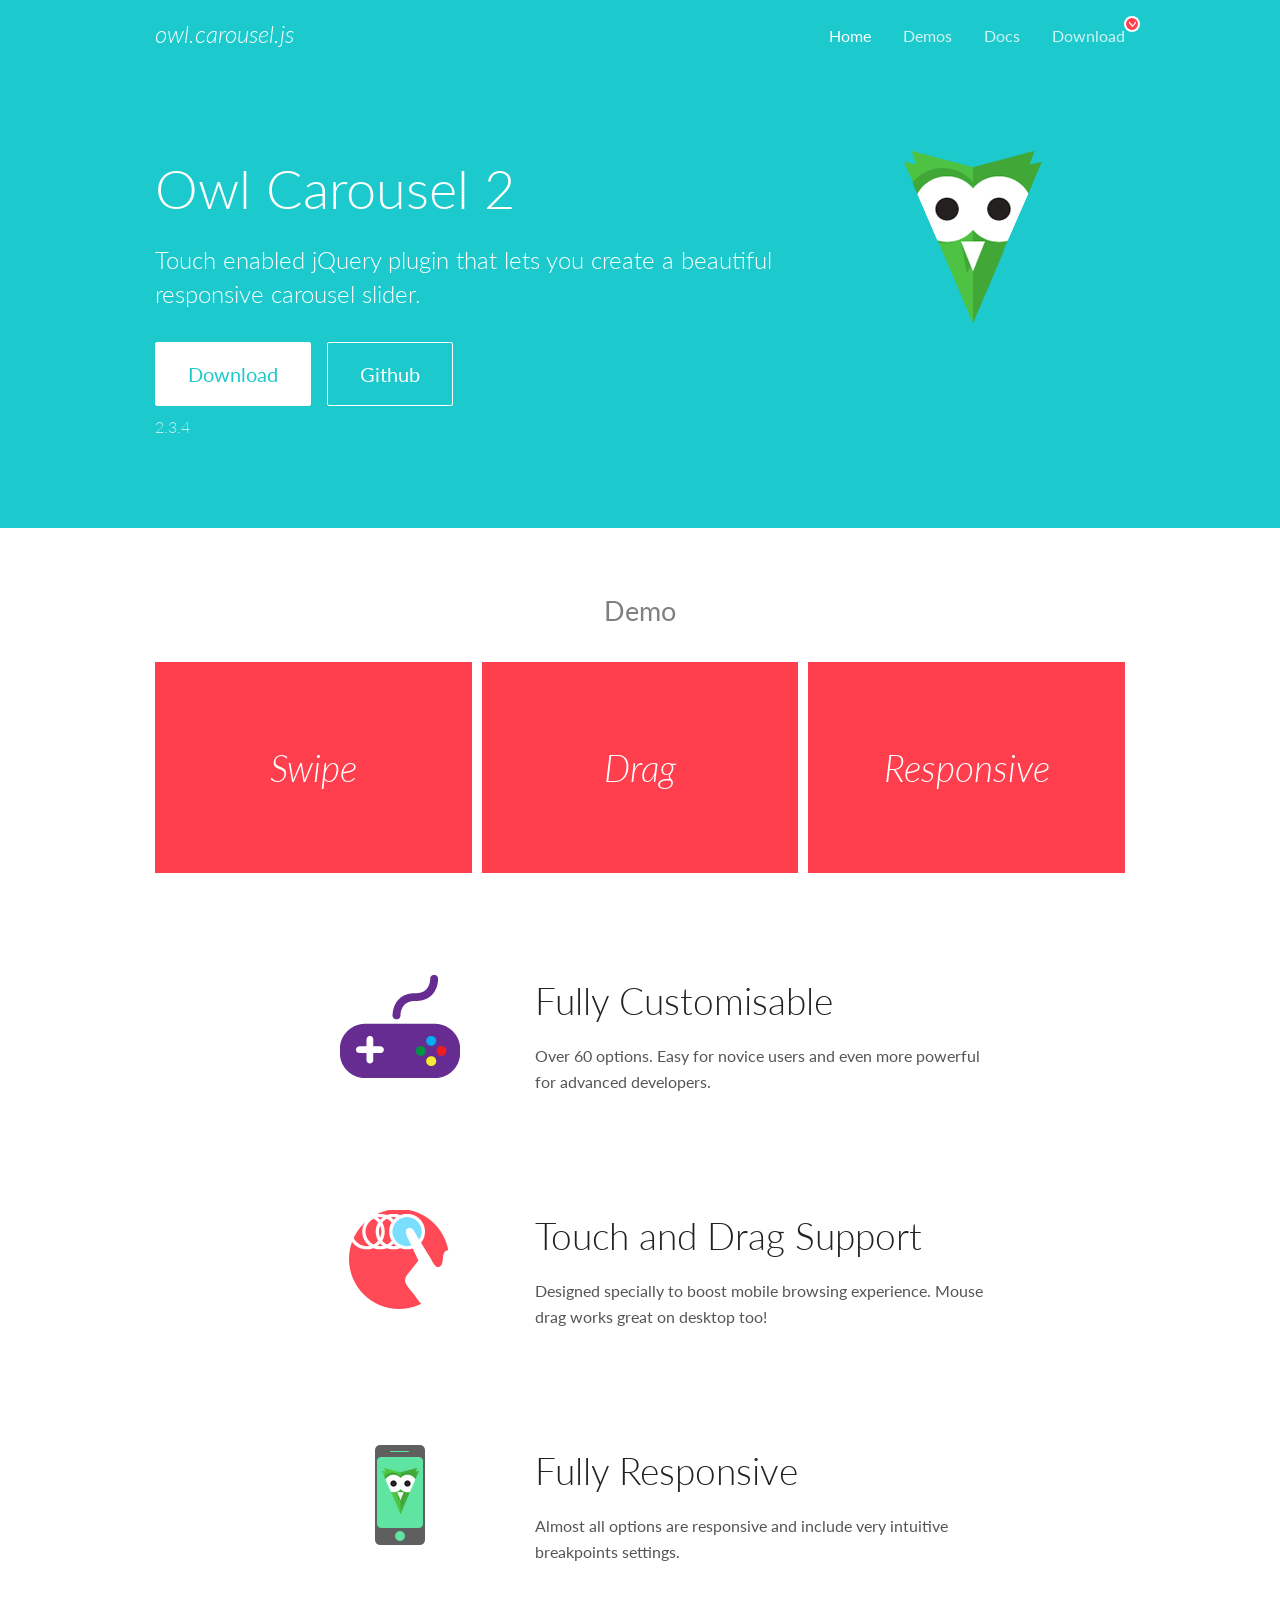
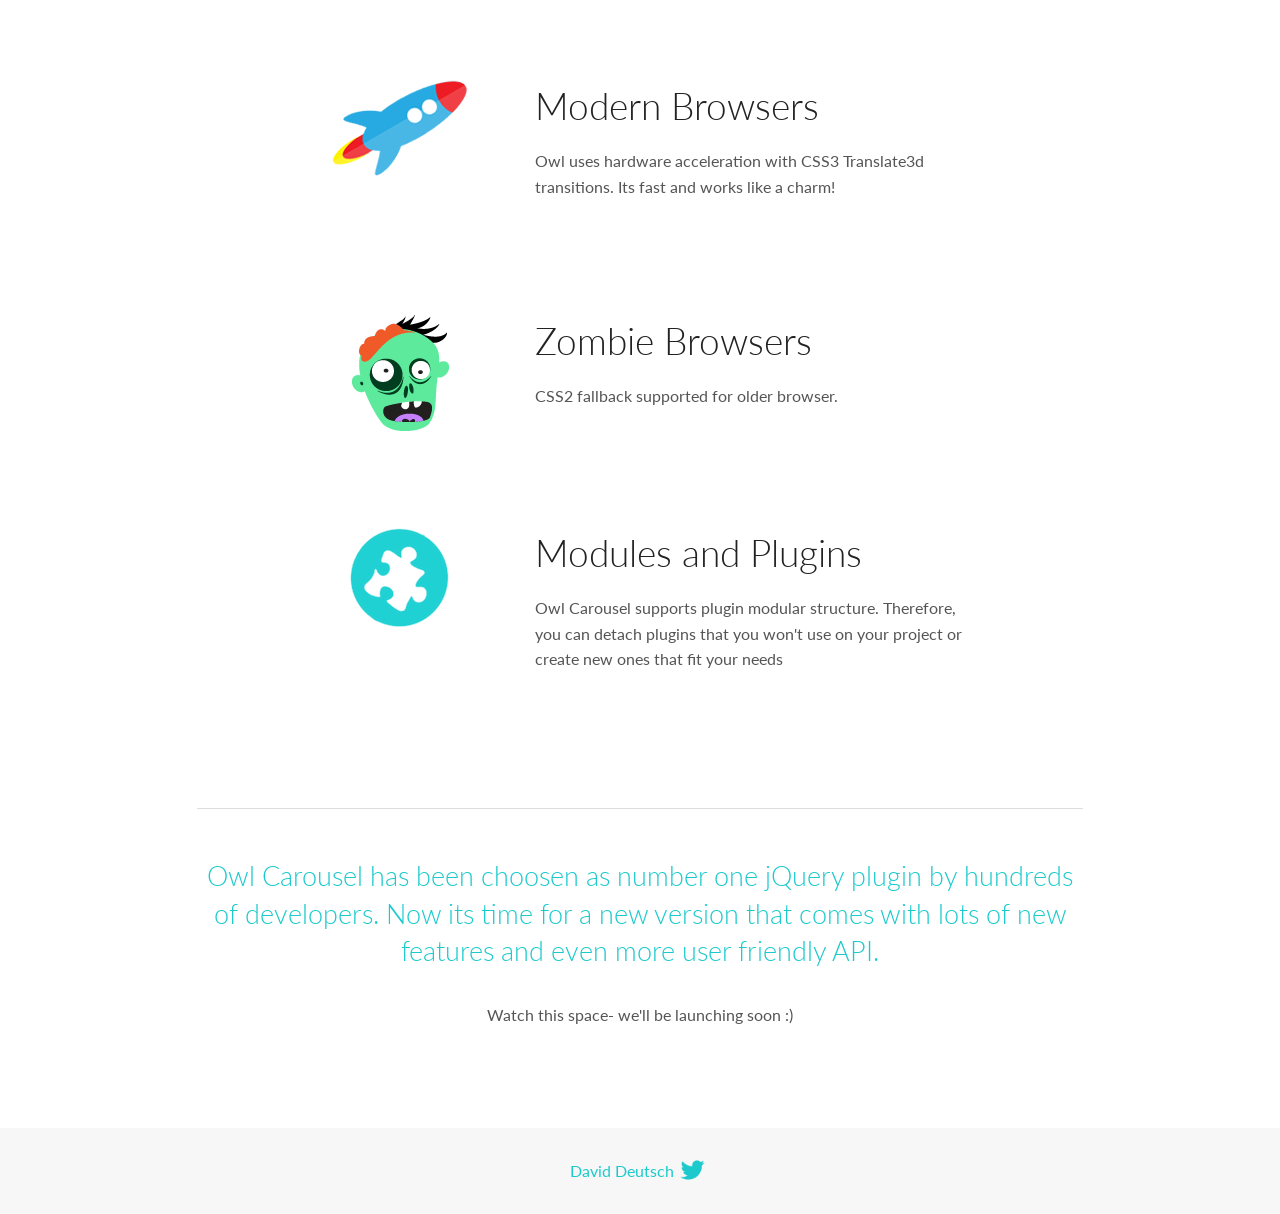
<file: app/inc/assets/libs/OwlCarousel2-2.3.4/docs/index.html>
<!DOCTYPE html>
<html lang="en">
  <head>

    <!-- head -->
    <meta charset="utf-8">
    <meta name="msapplication-tap-highlight" content="no" />
    <meta name="viewport" content="width=device-width, initial-scale=1.0" />
    <meta name="description" content="Touch enabled jQuery plugin that lets you create beautiful responsive carousel slider.">
    <meta name="author" content="David Deutsch">
    <title>
      Home | Owl Carousel | 2.3.4
    </title>

    <!-- Stylesheets -->
    <link href='https://fonts.googleapis.com/css?family=Lato:300,400,700,400italic,300italic' rel='stylesheet' type='text/css'>
    <link rel="stylesheet" href="assets/css/docs.theme.min.css">

    <!-- Owl Stylesheets -->
    <link rel="stylesheet" href="assets/owlcarousel/assets/owl.carousel.min.css">
    <link rel="stylesheet" href="assets/owlcarousel/assets/owl.theme.default.min.css">

    <!-- HTML5 shim and Respond.js IE8 support of HTML5 elements and media queries -->

    <!--[if lt IE 9]>
      <script src="https://oss.maxcdn.com/libs/html5shiv/3.7.0/html5shiv.js"></script>
      <script src="https://oss.maxcdn.com/libs/respond.js/1.3.0/respond.min.js"></script>
    <![endif]-->

    <!-- Favicons -->
    <link rel="apple-touch-icon-precomposed" sizes="144x144" href="assets/ico/apple-touch-icon-144-precomposed.png">
    <link rel="shortcut icon" href="assets/ico/favicon.png">
    <link rel="shortcut icon" href="favicon.ico">

    <!-- Yeah i know js should not be in header. Its required for demos.-->

    <!-- javascript -->
    <script src="assets/vendors/jquery.min.js"></script>
    <script src="assets/owlcarousel/owl.carousel.js"></script>
  </head>
  <body>

    <!-- header -->
    <header class="header">
      <div class="row">
        <div class="large-12 columns">
          <div class="brand left">
            <h3>
              <a href="/OwlCarousel2/">owl.carousel.js</a> 
            </h3>
          </div>
          <a id="toggle-nav" class="right">
            <span></span> <span></span> <span></span> 
          </a> 
          <div class="nav-bar">
            <ul class="clearfix">
              <li class="active">
                <a href="/OwlCarousel2/index.html">Home</a> 
              </li>
              <li> <a href="/OwlCarousel2/demos/demos.html">Demos</a>  </li>
              <li> <a href="/OwlCarousel2/docs/started-welcome.html">Docs</a>  </li>
              <li>
                <a href="https://github.com/OwlCarousel2/OwlCarousel2/archive/2.3.4.zip">Download</a> 
                <span class="download"></span> 
              </li>
            </ul>
          </div>
        </div>
      </div>
    </header>

    <!-- home panel -->
    <section id="hero">
      <div class="row">
        <div class="large-8 medium-8 columns">
          <h1>Owl Carousel 2</h1>
          <h4>Touch enabled jQuery plugin that lets you create a beautiful responsive carousel slider.</h4>
          <a href="https://github.com/OwlCarousel2/OwlCarousel2/archive/2.3.4.zip" class="hero-button">Download</a> 
          <a href="https://github.com/OwlCarousel2/OwlCarousel2" class="hero-button outline">Github</a> 
          <p>2.3.4</p>
        </div>
        <div class="large-4 medium-4 columns">
          <img class="owl-logo" src="assets/img/owl-logo.png" alt="mr. Owl">
        </div>
      </div>
    </section>

    <!-- body -->
    <div class="home-demo">
      <div class="row">
        <div class="large-12 columns">
          <h3>Demo</h3>
          <div class="owl-carousel">
            <div class="item">
              <h2>Swipe</h2>
            </div>
            <div class="item">
              <h2>Drag</h2>
            </div>
            <div class="item">
              <h2>Responsive</h2>
            </div>
            <div class="item">
              <h2>CSS3</h2>
            </div>
            <div class="item">
              <h2>Fast</h2>
            </div>
            <div class="item">
              <h2>Easy</h2>
            </div>
            <div class="item">
              <h2>Free</h2>
            </div>
            <div class="item">
              <h2>Upgradable</h2>
            </div>
            <div class="item">
              <h2>Tons of options</h2>
            </div>
            <div class="item">
              <h2>Infinity</h2>
            </div>
            <div class="item">
              <h2>Auto Width</h2>
            </div>
          </div>
        </div>
      </div>
    </div>
    <script>
      var owl = $('.owl-carousel');
      owl.owlCarousel({
        margin: 10,
        loop: true,
        responsive: {
          0: {
            items: 1
          },
          600: {
            items: 2
          },
          1000: {
            items: 3
          }
        }
      })
    </script>

    <!-- features -->
    <div id="features">
      <div class="row">
        <div class="small-12 medium-9 small-centered columns">
          <section class="row feature">
            <div class="medium-4 small-12 columns">
              <img src="assets/img/feature-options.png" alt="">
            </div>
            <div class="medium-8 small-12 columns">
              <h2>Fully Customisable</h2>
              <p>Over 60 options. Easy for novice users and even more powerful for advanced developers.</p>
            </div>
          </section>
          <section class="row feature">
            <div class="medium-4 small-12 columns">
              <img src="assets/img/feature-drag.png" alt="">
            </div>
            <div class="medium-8 small-12 columns">
              <h2>Touch and Drag Support</h2>
              <p>Designed specially to boost mobile browsing experience. Mouse drag works great on desktop too!</p>
            </div>
          </section>
          <section class="row feature">
            <div class="medium-4 small-12 columns">
              <img src="assets/img/feature-responsive.png" alt="">
            </div>
            <div class="medium-8 small-12 columns">
              <h2>Fully Responsive</h2>
              <p>Almost all options are responsive and include very intuitive breakpoints settings.</p>
            </div>
          </section>
          <section class="row feature">
            <div class="medium-4 small-12 columns">
              <img src="assets/img/feature-modern.png" alt="">
            </div>
            <div class="medium-8 small-12 columns">
              <h2>Modern Browsers</h2>
              <p>Owl uses hardware acceleration with CSS3 Translate3d transitions. Its fast and works like a charm! </p>
            </div>
          </section>
          <section class="row feature">
            <div class="medium-4 small-12 columns">
              <img src="assets/img/feature-zombie.png" alt="">
            </div>
            <div class="medium-8 small-12 columns">
              <h2>Zombie Browsers</h2>
              <p>CSS2 fallback supported for older browser.</p>
            </div>
          </section>
          <section class="row feature">
            <div class="medium-4 small-12 columns">
              <img src="assets/img/feature-module.png" alt="">
            </div>
            <div class="medium-8 small-12 columns">
              <h2>Modules and Plugins</h2>
              <p>Owl Carousel supports plugin modular structure. Therefore, you can detach plugins that you won&#x27;t use on your project or create new ones that fit your needs</p>
            </div>
          </section>
        </div>
      </div>
    </div>

    <!-- footer -->
    <section id="teaser-text">
      <div class="row">
        <div class="small-12 medium-11 small-centered columns">
          <hr>
          <h3 id="owl-carousel-has-been-choosen-as-number-one-jquery-plugin-by-hundreds-of-developers-now-its-time-for-a-new-version-that-comes-with-lots-of-new-features-and-even-more-user-friendly-api-">Owl Carousel has been choosen as number one jQuery plugin by hundreds of developers. Now its time for a new version that comes with lots of new features and even more user friendly API.</h3>
          <p>Watch this space- we&#39;ll be launching soon :)</p>
        </div>
      </div>
    </section>

    <!-- footer -->
    <footer class="footer">
      <div class="row">
        <div class="large-12 columns">
          <h5>
            <a href="/OwlCarousel2/docs/support-contact.html">David Deutsch</a> 
            <a id="custom-tweet-button" href="https://twitter.com/share?url=https://github.com/OwlCarousel2/OwlCarousel2&text=Owl Carousel - This is so awesome! " target="_blank"></a> 
          </h5>
        </div>
      </div>
    </footer>

    <!-- vendors -->
    <script src="assets/vendors/highlight.js"></script>
    <script src="assets/js/app.js"></script>
  </body>
</html>
</file>
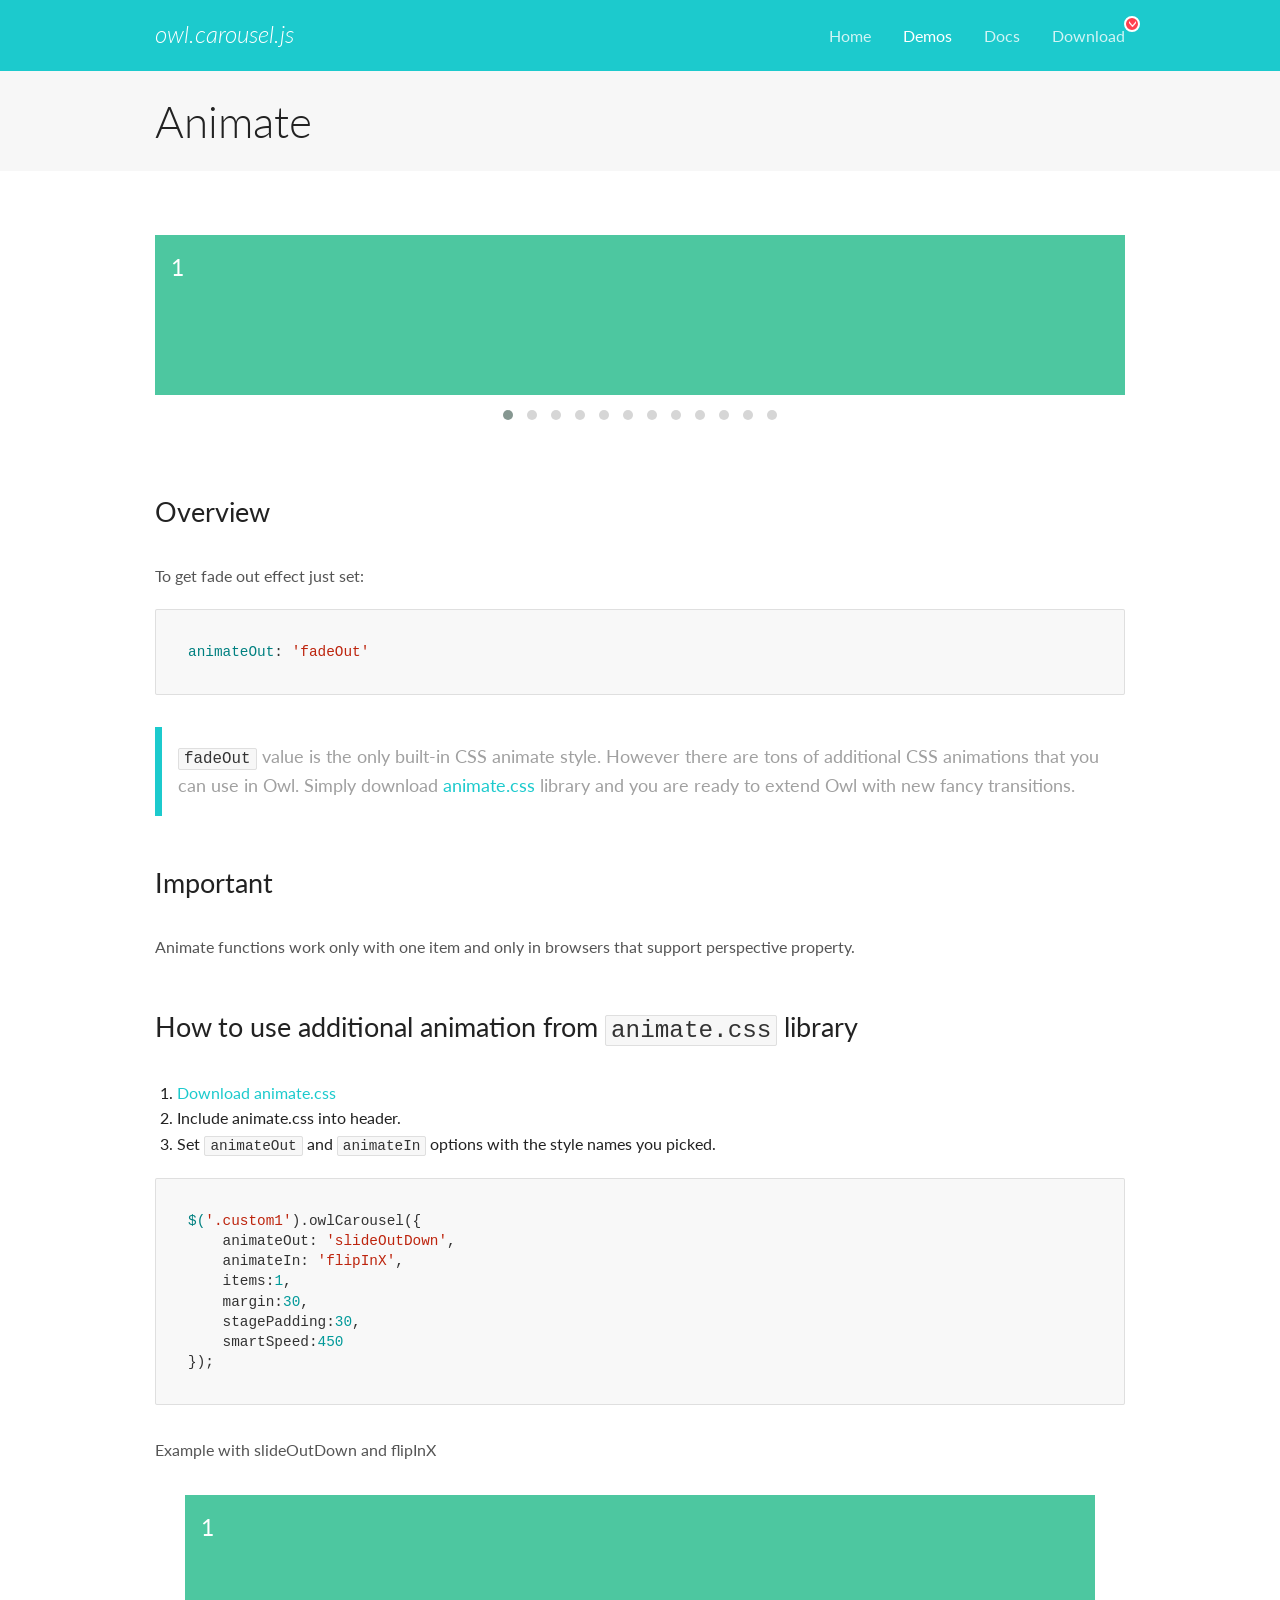
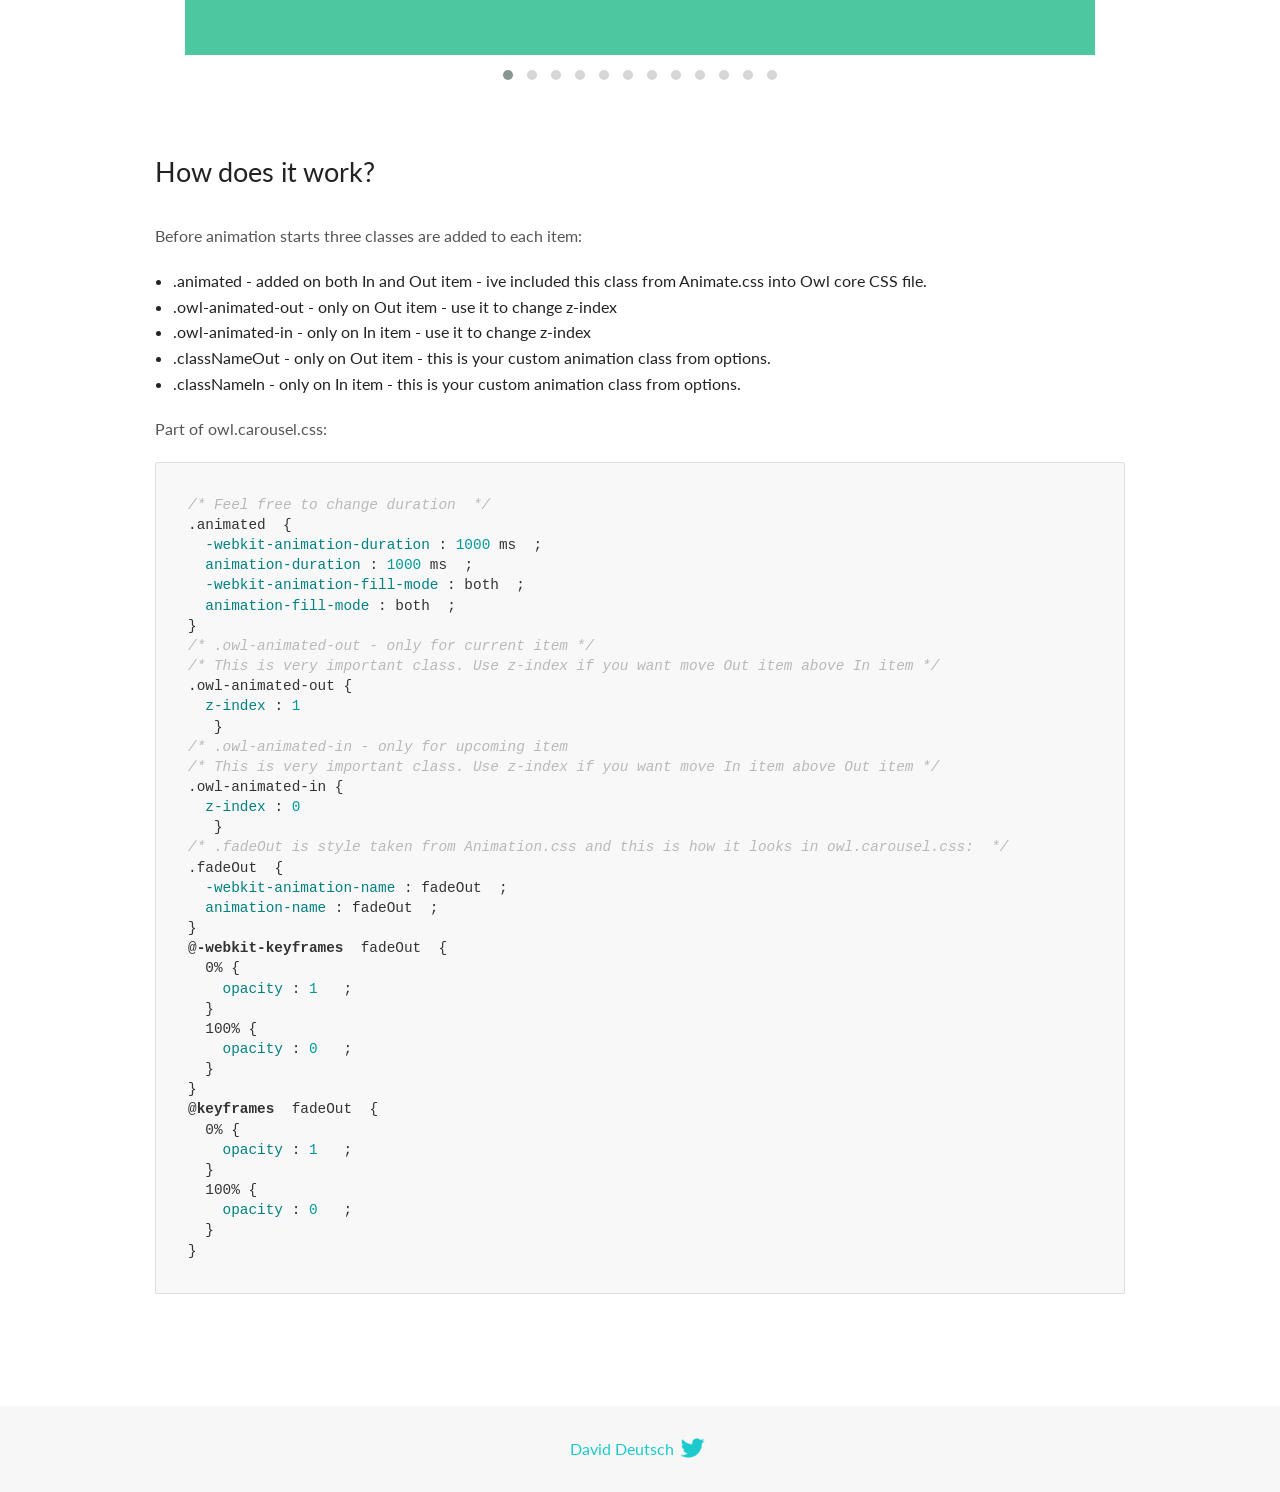
<file: app/inc/assets/libs/OwlCarousel2-2.3.4/docs/demos/animate.html>
<!DOCTYPE html>
<html lang="en">
  <head>

    <!-- head -->
    <meta charset="utf-8">
    <meta name="msapplication-tap-highlight" content="no" />
    <meta name="viewport" content="width=device-width, initial-scale=1.0" />
    <meta name="description" content="Animate carousel">
    <meta name="author" content="David Deutsch">
    <title>
      Animate Demo | Owl Carousel | 2.3.4
    </title>

    <!-- Stylesheets -->
    <link href='https://fonts.googleapis.com/css?family=Lato:300,400,700,400italic,300italic' rel='stylesheet' type='text/css'>
    <link rel="stylesheet" href="../assets/css/docs.theme.min.css">

    <!-- Owl Stylesheets -->
    <link rel="stylesheet" href="../assets/owlcarousel/assets/owl.carousel.min.css">
    <link rel="stylesheet" href="../assets/owlcarousel/assets/owl.theme.default.min.css">

    <!-- HTML5 shim and Respond.js IE8 support of HTML5 elements and media queries -->

    <!--[if lt IE 9]>
      <script src="https://oss.maxcdn.com/libs/html5shiv/3.7.0/html5shiv.js"></script>
      <script src="https://oss.maxcdn.com/libs/respond.js/1.3.0/respond.min.js"></script>
    <![endif]-->

    <!-- Favicons -->
    <link rel="apple-touch-icon-precomposed" sizes="144x144" href="../assets/ico/apple-touch-icon-144-precomposed.png">
    <link rel="shortcut icon" href="../assets/ico/favicon.png">
    <link rel="shortcut icon" href="favicon.ico">

    <!-- Yeah i know js should not be in header. Its required for demos.-->

    <!-- javascript -->
    <script src="../assets/vendors/jquery.min.js"></script>
    <script src="../assets/owlcarousel/owl.carousel.js"></script>
  </head>
  <body>

    <!-- header -->
    <header class="header">
      <div class="row">
        <div class="large-12 columns">
          <div class="brand left">
            <h3>
              <a href="/OwlCarousel2/">owl.carousel.js</a> 
            </h3>
          </div>
          <a id="toggle-nav" class="right">
            <span></span> <span></span> <span></span> 
          </a> 
          <div class="nav-bar">
            <ul class="clearfix">
              <li> <a href="/OwlCarousel2/index.html">Home</a>  </li>
              <li class="active">
                <a href="/OwlCarousel2/demos/demos.html">Demos</a> 
              </li>
              <li> <a href="/OwlCarousel2/docs/started-welcome.html">Docs</a>  </li>
              <li>
                <a href="https://github.com/OwlCarousel2/OwlCarousel2/archive/2.3.4.zip">Download</a> 
                <span class="download"></span> 
              </li>
            </ul>
          </div>
        </div>
      </div>
    </header>

    <!-- title -->
    <section class="title">
      <div class="row">
        <div class="large-12 columns">
          <h1>Animate</h1>
        </div>
      </div>
    </section>

    <!--  Demos -->
    <section id="demos">
      <div class="row">
        <div class="large-12 columns">
          <div class="fadeOut owl-carousel owl-theme">
            <div class="item">
              <h4>1</h4>
            </div>
            <div class="item">
              <h4>2</h4>
            </div>
            <div class="item">
              <h4>3</h4>
            </div>
            <div class="item">
              <h4>4</h4>
            </div>
            <div class="item">
              <h4>5</h4>
            </div>
            <div class="item">
              <h4>6</h4>
            </div>
            <div class="item">
              <h4>7</h4>
            </div>
            <div class="item">
              <h4>8</h4>
            </div>
            <div class="item">
              <h4>9</h4>
            </div>
            <div class="item">
              <h4>10</h4>
            </div>
            <div class="item">
              <h4>11</h4>
            </div>
            <div class="item">
              <h4>12</h4>
            </div>
          </div>
          <h3 id="overview">Overview</h3>
          <p>To get fade out effect just set:</p>
          <pre><code>animateOut: &#39;fadeOut&#39;</code></pre>
          <blockquote>
            <p><code>fadeOut</code> value is the only built-in CSS animate style. However there are tons of additional CSS animations that you can use in Owl. Simply download
              <a href="https://daneden.github.io/animate.css/">animate.css</a>  library and you are ready to extend Owl with new fancy transitions.</p>
          </blockquote>
          <h3 id="important">Important</h3>
          <p>Animate functions work only with one item and only in browsers that support perspective property.</p>
          <h3 id="how-to-use-additional-animation-from-animate-css-library">How to use additional animation from <code>animate.css</code> library</h3>
          <ol>
            <li> <a href="https://daneden.github.io/animate.css/">Download animate.css</a>  </li>
            <li>Include animate.css into header.</li>
            <li>Set <code>animateOut</code> and <code>animateIn</code> options with the style names you picked.</li>
          </ol>
          <pre><code>$(&#39;.custom1&#39;).owlCarousel({
    animateOut: &#39;slideOutDown&#39;,
    animateIn: &#39;flipInX&#39;,
    items:1,
    margin:30,
    stagePadding:30,
    smartSpeed:450
});</code></pre>
          <p>Example with slideOutDown and flipInX</p>
          <div class="custom1 owl-carousel owl-theme">
            <div class="item">
              <h4>1</h4>
            </div>
            <div class="item">
              <h4>2</h4>
            </div>
            <div class="item">
              <h4>3</h4>
            </div>
            <div class="item">
              <h4>4</h4>
            </div>
            <div class="item">
              <h4>5</h4>
            </div>
            <div class="item">
              <h4>6</h4>
            </div>
            <div class="item">
              <h4>7</h4>
            </div>
            <div class="item">
              <h4>8</h4>
            </div>
            <div class="item">
              <h4>9</h4>
            </div>
            <div class="item">
              <h4>10</h4>
            </div>
            <div class="item">
              <h4>11</h4>
            </div>
            <div class="item">
              <h4>12</h4>
            </div>
          </div>
          <h3 id="how-does-it-work-">How does it work?</h3>
          <p>Before animation starts three classes are added to each item:</p>
          <ul>
            <li>.animated - added on both In and Out item - ive included this class from Animate.css into Owl core CSS file.</li>
            <li>.owl-animated-out - only on Out item - use it to change z-index</li>
            <li>.owl-animated-in - only on In item - use it to change z-index</li>
            <li>.classNameOut - only on Out item - this is your custom animation class from options.</li>
            <li>.classNameIn - only on In item - this is your custom animation class from options.</li>
          </ul>
          <p>Part of owl.carousel.css:</p>
          <pre><code class="language-css"><span class="comment">/* Feel free to change duration  */</span> 
<span class="class">.animated</span>  <span class="rules">{
  <span class="rule"><span class="attribute">-webkit-animation-duration</span> :<span class="value"> <span class="number">1000</span> ms</span> </span> ;
  <span class="rule"><span class="attribute">animation-duration</span> :<span class="value"> <span class="number">1000</span> ms</span> </span> ;
  <span class="rule"><span class="attribute">-webkit-animation-fill-mode</span> :<span class="value"> both</span> </span> ;
  <span class="rule"><span class="attribute">animation-fill-mode</span> :<span class="value"> both</span> </span> ;
<span class="rule">}</span> </span> 
<span class="comment">/* .owl-animated-out - only for current item */</span> 
<span class="comment">/* This is very important class. Use z-index if you want move Out item above In item */</span> 
<span class="class">.owl-animated-out</span> <span class="rules">{
  <span class="rule"><span class="attribute">z-index</span> :<span class="value"> <span class="number">1</span> 
</span> </span> </span> }
<span class="comment">/* .owl-animated-in - only for upcoming item
/* This is very important class. Use z-index if you want move In item above Out item */</span> 
<span class="class">.owl-animated-in</span> <span class="rules">{
  <span class="rule"><span class="attribute">z-index</span> :<span class="value"> <span class="number">0</span> 
</span> </span> </span> }
<span class="comment">/* .fadeOut is style taken from Animation.css and this is how it looks in owl.carousel.css:  */</span> 
<span class="class">.fadeOut</span>  <span class="rules">{
  <span class="rule"><span class="attribute">-webkit-animation-name</span> :<span class="value"> fadeOut</span> </span> ;
  <span class="rule"><span class="attribute">animation-name</span> :<span class="value"> fadeOut</span> </span> ;
<span class="rule">}</span> </span> 
<span class="at_rule">@<span class="keyword">-webkit-keyframes</span>  fadeOut </span> {
  0% <span class="rules">{
    <span class="rule"><span class="attribute">opacity</span> :<span class="value"> <span class="number">1</span> </span> </span> ;
  <span class="rule">}</span> </span> 
  100% <span class="rules">{
    <span class="rule"><span class="attribute">opacity</span> :<span class="value"> <span class="number">0</span> </span> </span> ;
  <span class="rule">}</span> </span> 
}
<span class="at_rule">@<span class="keyword">keyframes</span>  fadeOut </span> {
  0% <span class="rules">{
    <span class="rule"><span class="attribute">opacity</span> :<span class="value"> <span class="number">1</span> </span> </span> ;
  <span class="rule">}</span> </span> 
  100% <span class="rules">{
    <span class="rule"><span class="attribute">opacity</span> :<span class="value"> <span class="number">0</span> </span> </span> ;
  <span class="rule">}</span> </span> 
}</code></pre>
          <link rel="stylesheet" href="../assets/css/animate.css">
          <script>
            jQuery(document).ready(function($) {
              $('.fadeOut').owlCarousel({
                items: 1,
                animateOut: 'fadeOut',
                loop: true,
                margin: 10,
              });
              $('.custom1').owlCarousel({
                animateOut: 'slideOutDown',
                animateIn: 'flipInX',
                items: 1,
                margin: 30,
                stagePadding: 30,
                smartSpeed: 450
              });
            });
          </script>
        </div>
      </div>
    </section>

    <!-- footer -->
    <footer class="footer">
      <div class="row">
        <div class="large-12 columns">
          <h5>
            <a href="/OwlCarousel2/docs/support-contact.html">David Deutsch</a> 
            <a id="custom-tweet-button" href="https://twitter.com/share?url=https://github.com/OwlCarousel2/OwlCarousel2&text=Owl Carousel - This is so awesome! " target="_blank"></a> 
          </h5>
        </div>
      </div>
    </footer>

    <!-- vendors -->
    <script src="../assets/vendors/highlight.js"></script>
    <script src="../assets/js/app.js"></script>
  </body>
</html>
</file>
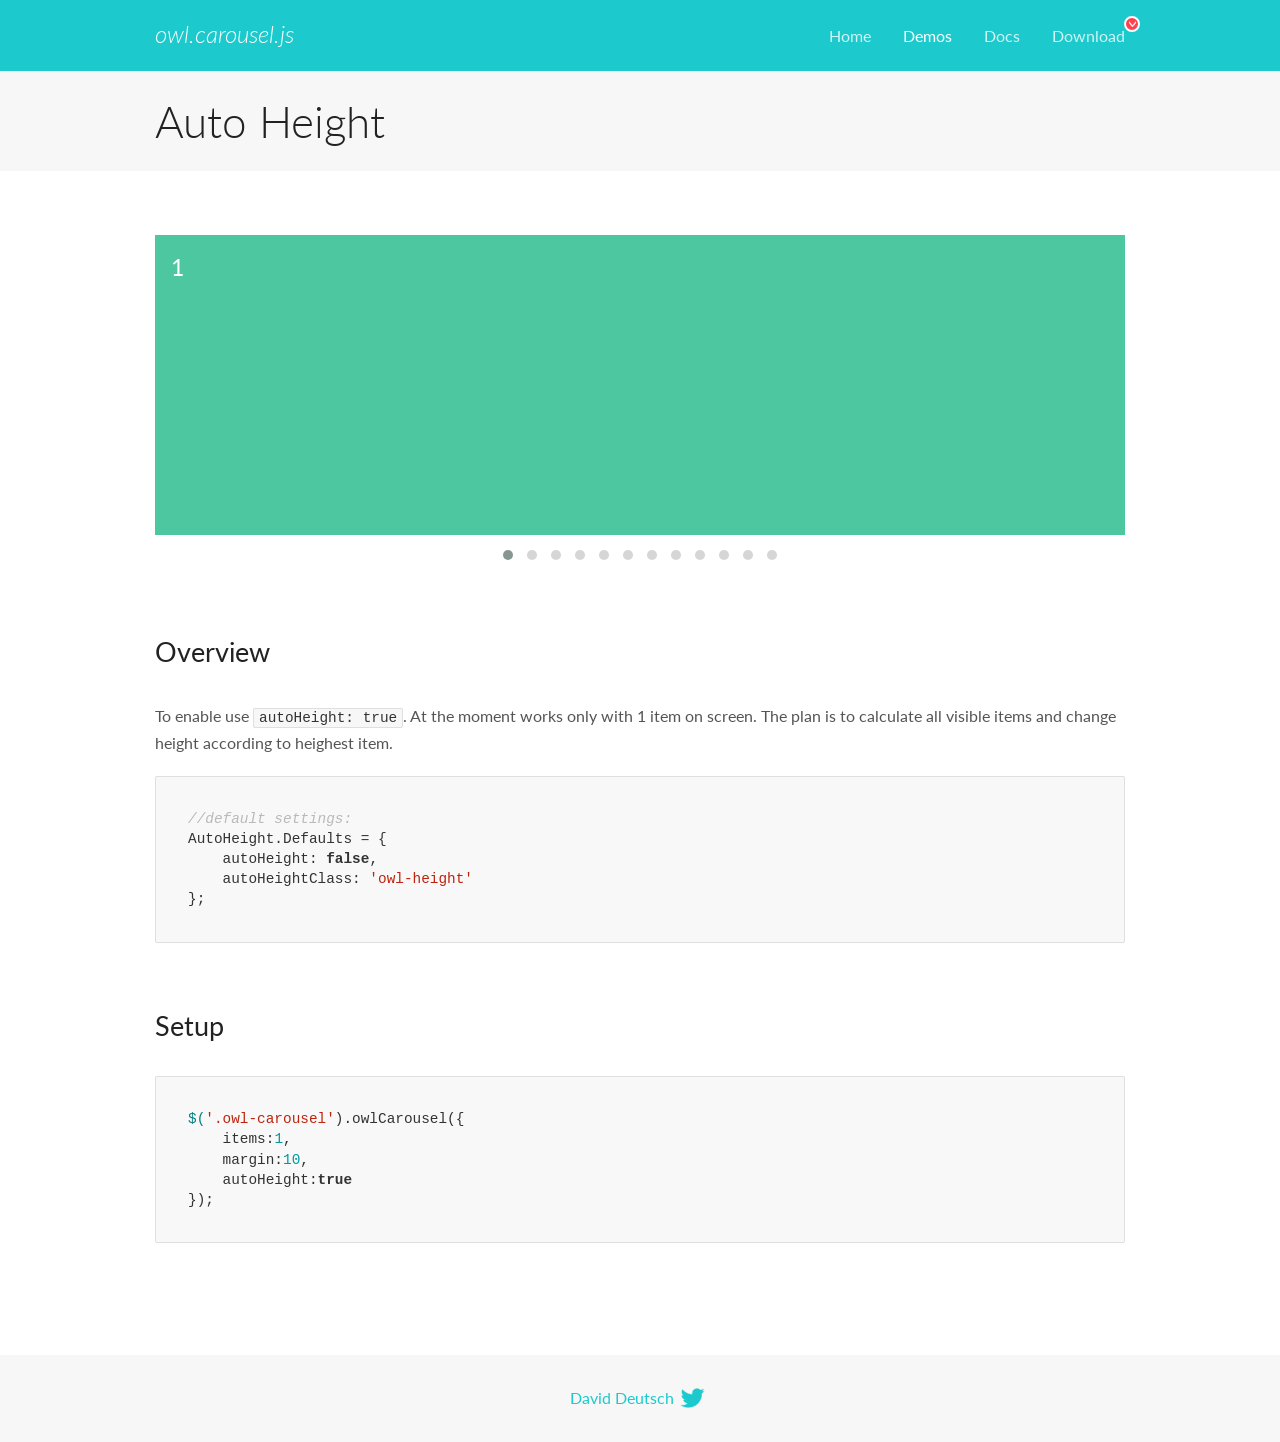
<file: app/inc/assets/libs/OwlCarousel2-2.3.4/docs/demos/autoheight.html>
<!DOCTYPE html>
<html lang="en">
  <head>

    <!-- head -->
    <meta charset="utf-8">
    <meta name="msapplication-tap-highlight" content="no" />
    <meta name="viewport" content="width=device-width, initial-scale=1.0" />
    <meta name="description" content="autoHeight usage demo">
    <meta name="author" content="David Deutsch">
    <title>
      Auto Height Demo | Owl Carousel | 2.3.4
    </title>

    <!-- Stylesheets -->
    <link href='https://fonts.googleapis.com/css?family=Lato:300,400,700,400italic,300italic' rel='stylesheet' type='text/css'>
    <link rel="stylesheet" href="../assets/css/docs.theme.min.css">

    <!-- Owl Stylesheets -->
    <link rel="stylesheet" href="../assets/owlcarousel/assets/owl.carousel.min.css">
    <link rel="stylesheet" href="../assets/owlcarousel/assets/owl.theme.default.min.css">

    <!-- HTML5 shim and Respond.js IE8 support of HTML5 elements and media queries -->

    <!--[if lt IE 9]>
      <script src="https://oss.maxcdn.com/libs/html5shiv/3.7.0/html5shiv.js"></script>
      <script src="https://oss.maxcdn.com/libs/respond.js/1.3.0/respond.min.js"></script>
    <![endif]-->

    <!-- Favicons -->
    <link rel="apple-touch-icon-precomposed" sizes="144x144" href="../assets/ico/apple-touch-icon-144-precomposed.png">
    <link rel="shortcut icon" href="../assets/ico/favicon.png">
    <link rel="shortcut icon" href="favicon.ico">

    <!-- Yeah i know js should not be in header. Its required for demos.-->

    <!-- javascript -->
    <script src="../assets/vendors/jquery.min.js"></script>
    <script src="../assets/owlcarousel/owl.carousel.js"></script>
  </head>
  <body>

    <!-- header -->
    <header class="header">
      <div class="row">
        <div class="large-12 columns">
          <div class="brand left">
            <h3>
              <a href="/OwlCarousel2/">owl.carousel.js</a> 
            </h3>
          </div>
          <a id="toggle-nav" class="right">
            <span></span> <span></span> <span></span> 
          </a> 
          <div class="nav-bar">
            <ul class="clearfix">
              <li> <a href="/OwlCarousel2/index.html">Home</a>  </li>
              <li class="active">
                <a href="/OwlCarousel2/demos/demos.html">Demos</a> 
              </li>
              <li> <a href="/OwlCarousel2/docs/started-welcome.html">Docs</a>  </li>
              <li>
                <a href="https://github.com/OwlCarousel2/OwlCarousel2/archive/2.3.4.zip">Download</a> 
                <span class="download"></span> 
              </li>
            </ul>
          </div>
        </div>
      </div>
    </header>

    <!-- title -->
    <section class="title">
      <div class="row">
        <div class="large-12 columns">
          <h1>Auto Height</h1>
        </div>
      </div>
    </section>

    <!--  Demos -->
    <section id="demos">
      <div class="row">
        <div class="large-12 columns">
          <div class="owl-carousel owl-theme">
            <div class="item" style="height:300px">
              <h4>1</h4>
            </div>
            <div class="item" style="height:100px">
              <h4>2</h4>
            </div>
            <div class="item" style="height:500px">
              <h4>3</h4>
            </div>
            <div class="item" style="height:250px">
              <h4>4</h4>
            </div>
            <div class="item" style="height:400px">
              <h4>5</h4>
            </div>
            <div class="item" style="height:500px">
              <h4>6</h4>
            </div>
            <div class="item" style="height:600px">
              <h4>7</h4>
            </div>
            <div class="item" style="height:400px">
              <h4>8</h4>
            </div>
            <div class="item" style="height:300px">
              <h4>9</h4>
            </div>
            <div class="item" style="height:350px">
              <h4>10</h4>
            </div>
            <div class="item" style="height:200px">
              <h4>11</h4>
            </div>
            <div class="item" style="height:150px">
              <h4>12</h4>
            </div>
          </div>
          <h3 id="overview">Overview</h3>
          <p>To enable use <code>autoHeight: true</code>. At the moment works only with 1 item on screen. The plan is to calculate all visible items and change height according to heighest item.</p>
          <pre><code>//default settings:
AutoHeight.Defaults = {
    autoHeight: false,
    autoHeightClass: &#39;owl-height&#39;
};</code></pre>
          <h3 id="setup">Setup</h3>
          <pre><code>$(&#39;.owl-carousel&#39;).owlCarousel({
    items:1,
    margin:10,
    autoHeight:true
});</code></pre>
          <script>
            $(document).ready(function() {
              $('.owl-carousel').owlCarousel({
                items: 1,
                margin: 10,
                autoHeight: true
              });
            })
          </script>
        </div>
      </div>
    </section>

    <!-- footer -->
    <footer class="footer">
      <div class="row">
        <div class="large-12 columns">
          <h5>
            <a href="/OwlCarousel2/docs/support-contact.html">David Deutsch</a> 
            <a id="custom-tweet-button" href="https://twitter.com/share?url=https://github.com/OwlCarousel2/OwlCarousel2&text=Owl Carousel - This is so awesome! " target="_blank"></a> 
          </h5>
        </div>
      </div>
    </footer>

    <!-- vendors -->
    <script src="../assets/vendors/highlight.js"></script>
    <script src="../assets/js/app.js"></script>
  </body>
</html>
</file>
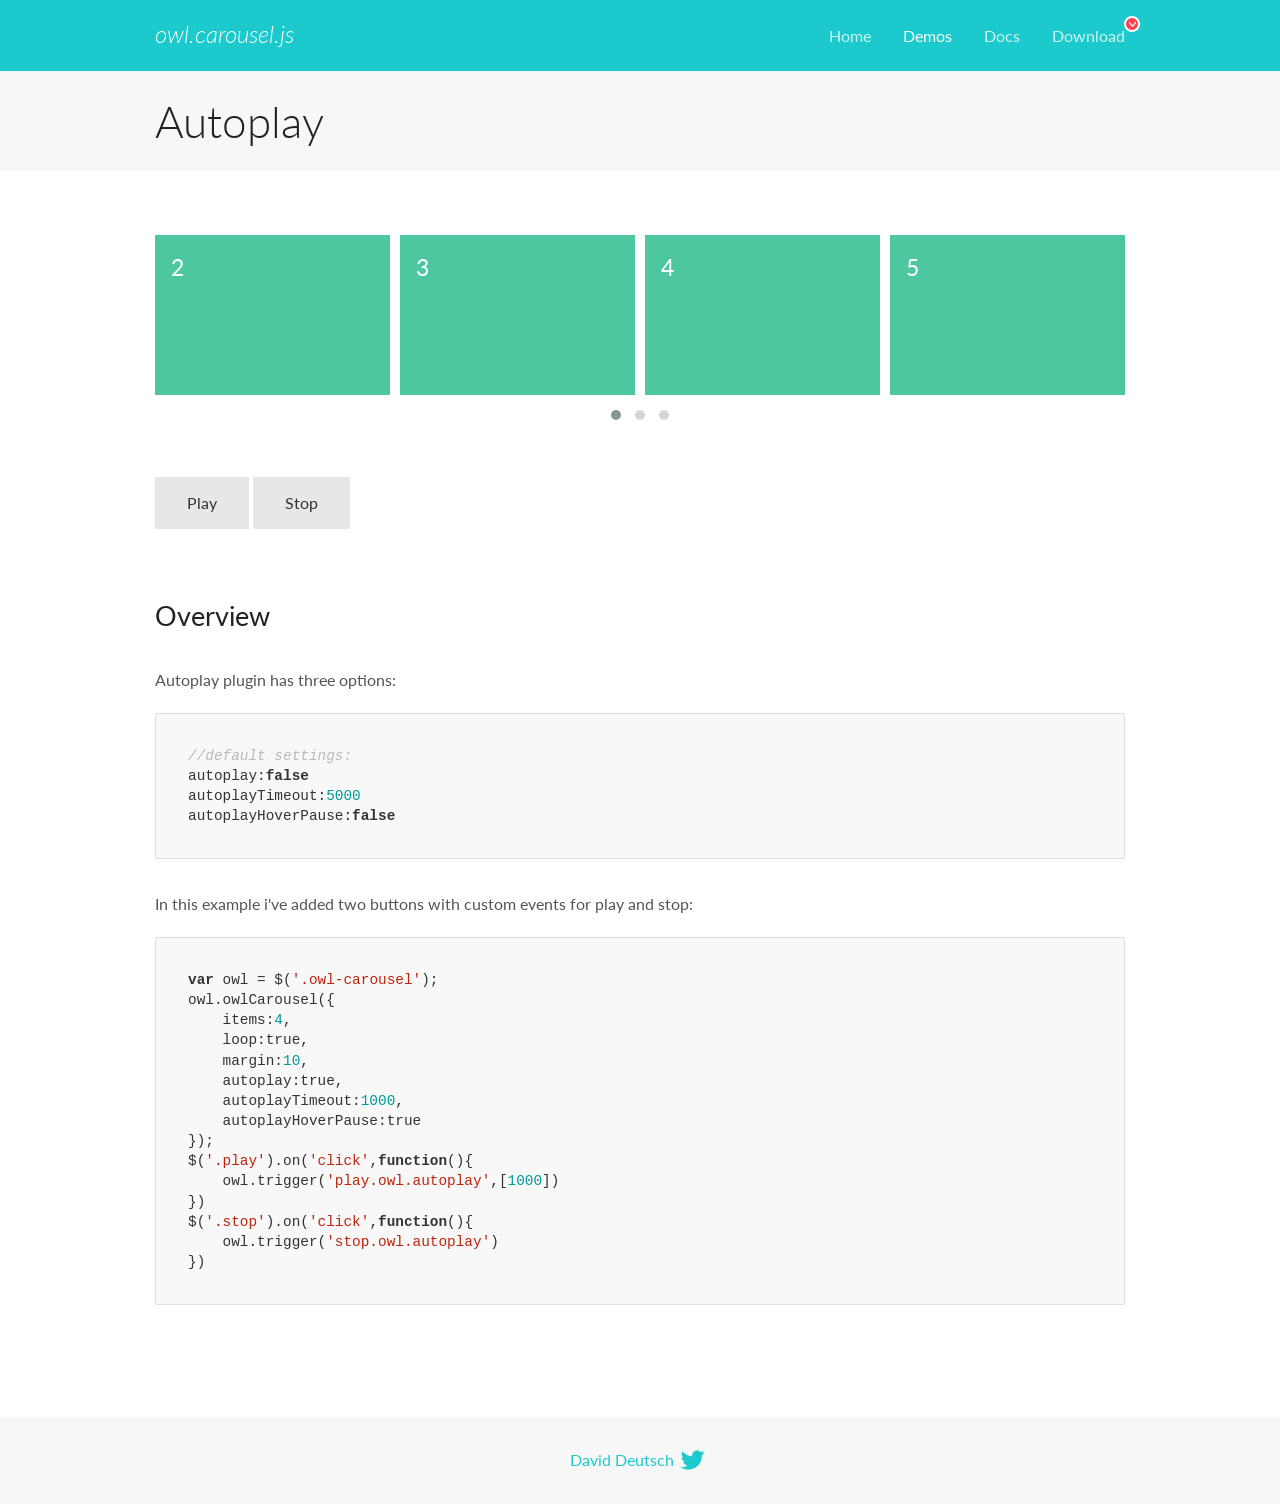
<file: app/inc/assets/libs/OwlCarousel2-2.3.4/docs/demos/autoplay.html>
<!DOCTYPE html>
<html lang="en">
  <head>

    <!-- head -->
    <meta charset="utf-8">
    <meta name="msapplication-tap-highlight" content="no" />
    <meta name="viewport" content="width=device-width, initial-scale=1.0" />
    <meta name="description" content="Autoplay usage demo">
    <meta name="author" content="David Deutsch">
    <title>
      Autoplay Demo | Owl Carousel | 2.3.4
    </title>

    <!-- Stylesheets -->
    <link href='https://fonts.googleapis.com/css?family=Lato:300,400,700,400italic,300italic' rel='stylesheet' type='text/css'>
    <link rel="stylesheet" href="../assets/css/docs.theme.min.css">

    <!-- Owl Stylesheets -->
    <link rel="stylesheet" href="../assets/owlcarousel/assets/owl.carousel.min.css">
    <link rel="stylesheet" href="../assets/owlcarousel/assets/owl.theme.default.min.css">

    <!-- HTML5 shim and Respond.js IE8 support of HTML5 elements and media queries -->

    <!--[if lt IE 9]>
      <script src="https://oss.maxcdn.com/libs/html5shiv/3.7.0/html5shiv.js"></script>
      <script src="https://oss.maxcdn.com/libs/respond.js/1.3.0/respond.min.js"></script>
    <![endif]-->

    <!-- Favicons -->
    <link rel="apple-touch-icon-precomposed" sizes="144x144" href="../assets/ico/apple-touch-icon-144-precomposed.png">
    <link rel="shortcut icon" href="../assets/ico/favicon.png">
    <link rel="shortcut icon" href="favicon.ico">

    <!-- Yeah i know js should not be in header. Its required for demos.-->

    <!-- javascript -->
    <script src="../assets/vendors/jquery.min.js"></script>
    <script src="../assets/owlcarousel/owl.carousel.js"></script>
  </head>
  <body>

    <!-- header -->
    <header class="header">
      <div class="row">
        <div class="large-12 columns">
          <div class="brand left">
            <h3>
              <a href="/OwlCarousel2/">owl.carousel.js</a> 
            </h3>
          </div>
          <a id="toggle-nav" class="right">
            <span></span> <span></span> <span></span> 
          </a> 
          <div class="nav-bar">
            <ul class="clearfix">
              <li> <a href="/OwlCarousel2/index.html">Home</a>  </li>
              <li class="active">
                <a href="/OwlCarousel2/demos/demos.html">Demos</a> 
              </li>
              <li> <a href="/OwlCarousel2/docs/started-welcome.html">Docs</a>  </li>
              <li>
                <a href="https://github.com/OwlCarousel2/OwlCarousel2/archive/2.3.4.zip">Download</a> 
                <span class="download"></span> 
              </li>
            </ul>
          </div>
        </div>
      </div>
    </header>

    <!-- title -->
    <section class="title">
      <div class="row">
        <div class="large-12 columns">
          <h1>Autoplay</h1>
        </div>
      </div>
    </section>

    <!--  Demos -->
    <section id="demos">
      <div class="row">
        <div class="large-12 columns">
          <div class="owl-carousel owl-theme">
            <div class="item">
              <h4>1</h4>
            </div>
            <div class="item">
              <h4>2</h4>
            </div>
            <div class="item">
              <h4>3</h4>
            </div>
            <div class="item">
              <h4>4</h4>
            </div>
            <div class="item">
              <h4>5</h4>
            </div>
            <div class="item">
              <h4>6</h4>
            </div>
            <div class="item">
              <h4>7</h4>
            </div>
            <div class="item">
              <h4>8</h4>
            </div>
            <div class="item">
              <h4>9</h4>
            </div>
            <div class="item">
              <h4>10</h4>
            </div>
            <div class="item">
              <h4>11</h4>
            </div>
            <div class="item">
              <h4>12</h4>
            </div>
          </div>
          <a class="button secondary play">Play</a> 
          <a class="button secondary stop">Stop</a> 
          <h3 id="overview">Overview</h3>
          <p>Autoplay plugin has three options:</p>
          <pre><code>//default settings:
autoplay:false
autoplayTimeout:5000
autoplayHoverPause:false</code></pre>
          <p>In this example i&#39;ve added two buttons with custom events for play and stop:</p>
          <pre><code>var owl = $(&#39;.owl-carousel&#39;);
owl.owlCarousel({
    items:4,
    loop:true,
    margin:10,
    autoplay:true,
    autoplayTimeout:1000,
    autoplayHoverPause:true
});
$(&#39;.play&#39;).on(&#39;click&#39;,function(){
    owl.trigger(&#39;play.owl.autoplay&#39;,[1000])
})
$(&#39;.stop&#39;).on(&#39;click&#39;,function(){
    owl.trigger(&#39;stop.owl.autoplay&#39;)
})</code></pre>
          <script>
            $(document).ready(function() {
              var owl = $('.owl-carousel');
              owl.owlCarousel({
                items: 4,
                loop: true,
                margin: 10,
                autoplay: true,
                autoplayTimeout: 1000,
                autoplayHoverPause: true
              });
              $('.play').on('click', function() {
                owl.trigger('play.owl.autoplay', [1000])
              })
              $('.stop').on('click', function() {
                owl.trigger('stop.owl.autoplay')
              })
            })
          </script>
        </div>
      </div>
    </section>

    <!-- footer -->
    <footer class="footer">
      <div class="row">
        <div class="large-12 columns">
          <h5>
            <a href="/OwlCarousel2/docs/support-contact.html">David Deutsch</a> 
            <a id="custom-tweet-button" href="https://twitter.com/share?url=https://github.com/OwlCarousel2/OwlCarousel2&text=Owl Carousel - This is so awesome! " target="_blank"></a> 
          </h5>
        </div>
      </div>
    </footer>

    <!-- vendors -->
    <script src="../assets/vendors/highlight.js"></script>
    <script src="../assets/js/app.js"></script>
  </body>
</html>
</file>
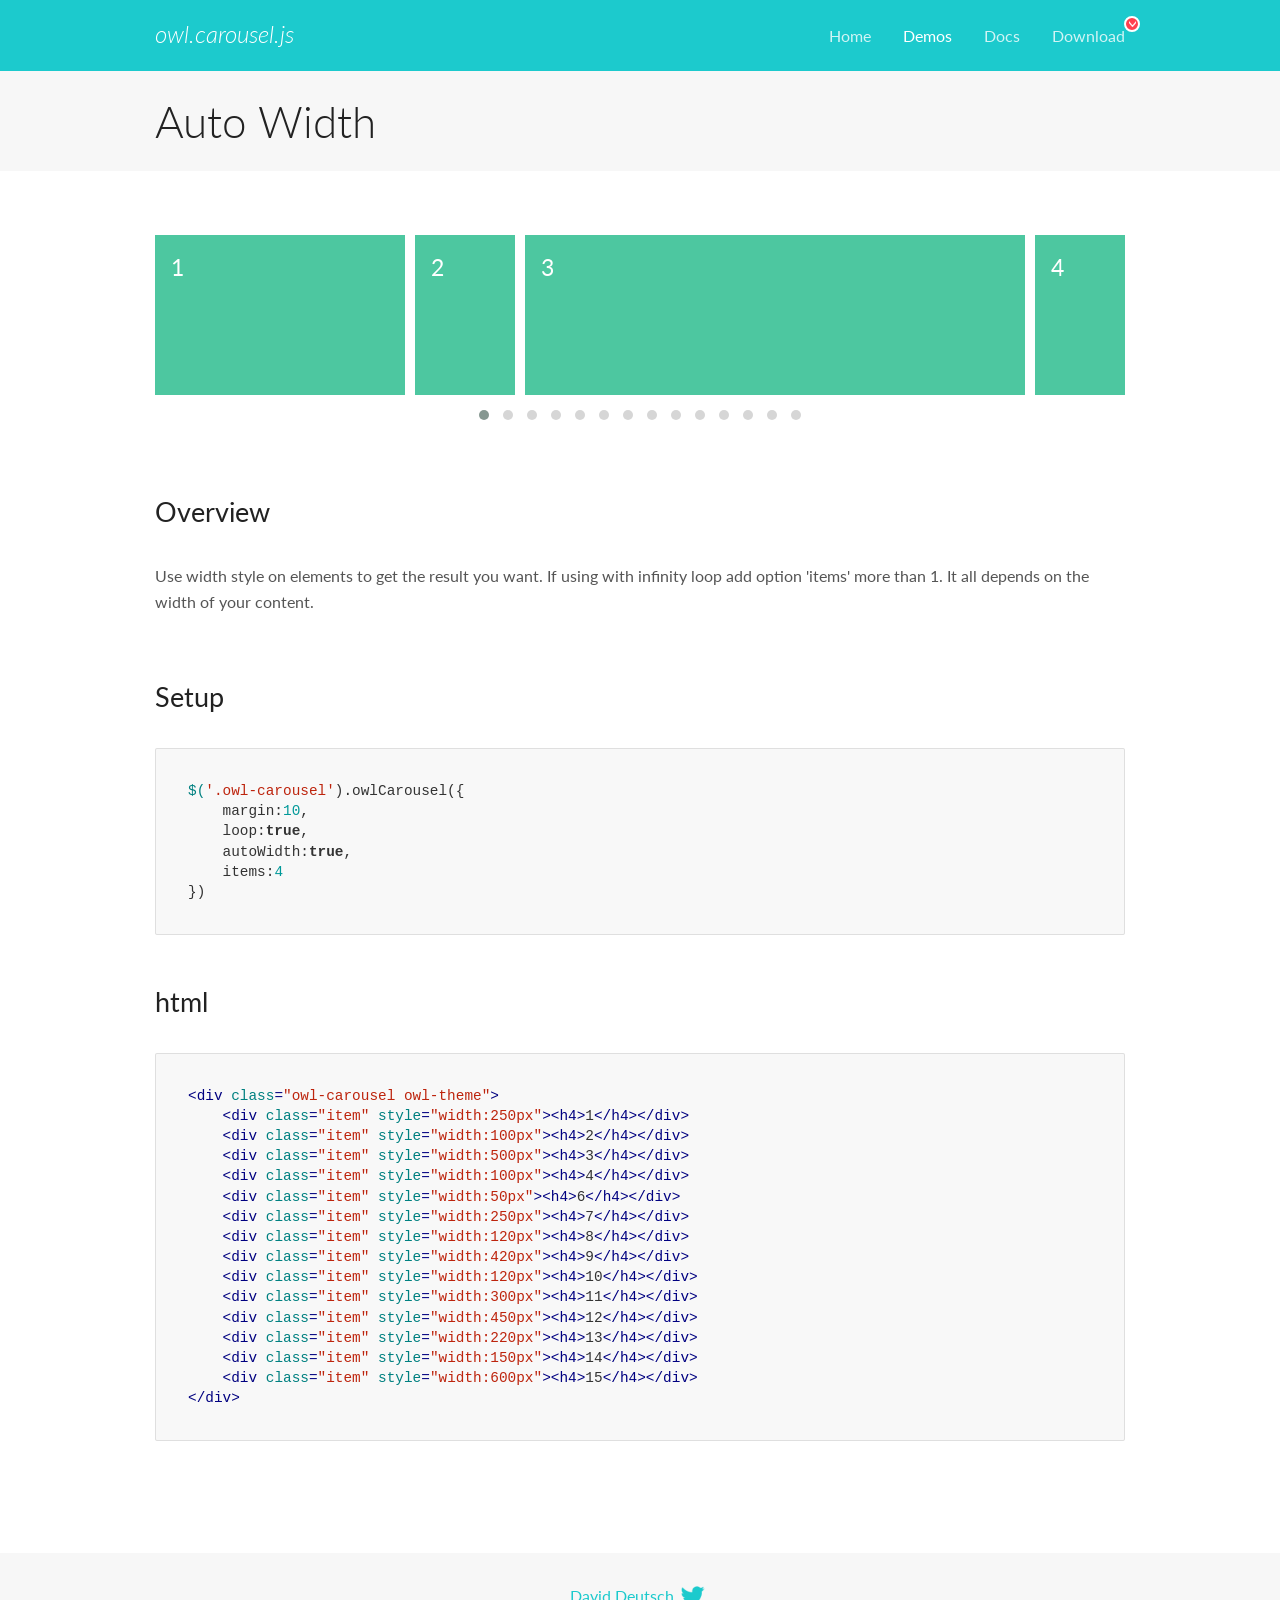
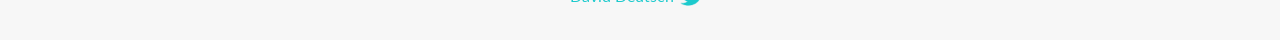
<file: app/inc/assets/libs/OwlCarousel2-2.3.4/docs/demos/autowidth.html>
<!DOCTYPE html>
<html lang="en">
  <head>

    <!-- head -->
    <meta charset="utf-8">
    <meta name="msapplication-tap-highlight" content="no" />
    <meta name="viewport" content="width=device-width, initial-scale=1.0" />
    <meta name="description" content="Auto Width">
    <meta name="author" content="David Deutsch">
    <title>
      Auto Width Demo | Owl Carousel | 2.3.4
    </title>

    <!-- Stylesheets -->
    <link href='https://fonts.googleapis.com/css?family=Lato:300,400,700,400italic,300italic' rel='stylesheet' type='text/css'>
    <link rel="stylesheet" href="../assets/css/docs.theme.min.css">

    <!-- Owl Stylesheets -->
    <link rel="stylesheet" href="../assets/owlcarousel/assets/owl.carousel.min.css">
    <link rel="stylesheet" href="../assets/owlcarousel/assets/owl.theme.default.min.css">

    <!-- HTML5 shim and Respond.js IE8 support of HTML5 elements and media queries -->

    <!--[if lt IE 9]>
      <script src="https://oss.maxcdn.com/libs/html5shiv/3.7.0/html5shiv.js"></script>
      <script src="https://oss.maxcdn.com/libs/respond.js/1.3.0/respond.min.js"></script>
    <![endif]-->

    <!-- Favicons -->
    <link rel="apple-touch-icon-precomposed" sizes="144x144" href="../assets/ico/apple-touch-icon-144-precomposed.png">
    <link rel="shortcut icon" href="../assets/ico/favicon.png">
    <link rel="shortcut icon" href="favicon.ico">

    <!-- Yeah i know js should not be in header. Its required for demos.-->

    <!-- javascript -->
    <script src="../assets/vendors/jquery.min.js"></script>
    <script src="../assets/owlcarousel/owl.carousel.js"></script>
  </head>
  <body>

    <!-- header -->
    <header class="header">
      <div class="row">
        <div class="large-12 columns">
          <div class="brand left">
            <h3>
              <a href="/OwlCarousel2/">owl.carousel.js</a> 
            </h3>
          </div>
          <a id="toggle-nav" class="right">
            <span></span> <span></span> <span></span> 
          </a> 
          <div class="nav-bar">
            <ul class="clearfix">
              <li> <a href="/OwlCarousel2/index.html">Home</a>  </li>
              <li class="active">
                <a href="/OwlCarousel2/demos/demos.html">Demos</a> 
              </li>
              <li> <a href="/OwlCarousel2/docs/started-welcome.html">Docs</a>  </li>
              <li>
                <a href="https://github.com/OwlCarousel2/OwlCarousel2/archive/2.3.4.zip">Download</a> 
                <span class="download"></span> 
              </li>
            </ul>
          </div>
        </div>
      </div>
    </header>

    <!-- title -->
    <section class="title">
      <div class="row">
        <div class="large-12 columns">
          <h1>Auto Width</h1>
        </div>
      </div>
    </section>

    <!--  Demos -->
    <section id="demos">
      <div class="row">
        <div class="large-12 columns">
          <div class="owl-carousel owl-theme">
            <div class="item" style="width:250px">
              <h4>1</h4>
            </div>
            <div class="item" style="width:100px">
              <h4>2</h4>
            </div>
            <div class="item" style="width:500px">
              <h4>3</h4>
            </div>
            <div class="item" style="width:100px">
              <h4>4</h4>
            </div>
            <div class="item" style="width:50px">
              <h4>6</h4>
            </div>
            <div class="item" style="width:250px">
              <h4>7</h4>
            </div>
            <div class="item" style="width:120px">
              <h4>8</h4>
            </div>
            <div class="item" style="width:420px">
              <h4>9</h4>
            </div>
            <div class="item" style="width:120px">
              <h4>10</h4>
            </div>
            <div class="item" style="width:300px">
              <h4>11</h4>
            </div>
            <div class="item" style="width:450px">
              <h4>12</h4>
            </div>
            <div class="item" style="width:220px">
              <h4>13</h4>
            </div>
            <div class="item" style="width:150px">
              <h4>14</h4>
            </div>
            <div class="item" style="width:600px">
              <h4>15</h4>
            </div>
          </div>
          <h3 id="overview">Overview</h3>
          <p>Use width style on elements to get the result you want. If using with infinity loop add option &#39;items&#39; more than 1. It all depends on the width of your content.</p>
          <h3 id="setup">Setup</h3>
          <pre><code>$(&#39;.owl-carousel&#39;).owlCarousel({
    margin:10,
    loop:true,
    autoWidth:true,
    items:4
})</code></pre>
          <h3 id="html">html</h3>
          <pre><code>&lt;div class=&quot;owl-carousel owl-theme&quot;&gt;
    &lt;div class=&quot;item&quot; style=&quot;width:250px&quot;&gt;&lt;h4&gt;1&lt;/h4&gt;&lt;/div&gt;
    &lt;div class=&quot;item&quot; style=&quot;width:100px&quot;&gt;&lt;h4&gt;2&lt;/h4&gt;&lt;/div&gt;
    &lt;div class=&quot;item&quot; style=&quot;width:500px&quot;&gt;&lt;h4&gt;3&lt;/h4&gt;&lt;/div&gt;
    &lt;div class=&quot;item&quot; style=&quot;width:100px&quot;&gt;&lt;h4&gt;4&lt;/h4&gt;&lt;/div&gt;
    &lt;div class=&quot;item&quot; style=&quot;width:50px&quot;&gt;&lt;h4&gt;6&lt;/h4&gt;&lt;/div&gt;
    &lt;div class=&quot;item&quot; style=&quot;width:250px&quot;&gt;&lt;h4&gt;7&lt;/h4&gt;&lt;/div&gt;
    &lt;div class=&quot;item&quot; style=&quot;width:120px&quot;&gt;&lt;h4&gt;8&lt;/h4&gt;&lt;/div&gt;
    &lt;div class=&quot;item&quot; style=&quot;width:420px&quot;&gt;&lt;h4&gt;9&lt;/h4&gt;&lt;/div&gt;
    &lt;div class=&quot;item&quot; style=&quot;width:120px&quot;&gt;&lt;h4&gt;10&lt;/h4&gt;&lt;/div&gt;
    &lt;div class=&quot;item&quot; style=&quot;width:300px&quot;&gt;&lt;h4&gt;11&lt;/h4&gt;&lt;/div&gt;
    &lt;div class=&quot;item&quot; style=&quot;width:450px&quot;&gt;&lt;h4&gt;12&lt;/h4&gt;&lt;/div&gt;
    &lt;div class=&quot;item&quot; style=&quot;width:220px&quot;&gt;&lt;h4&gt;13&lt;/h4&gt;&lt;/div&gt;
    &lt;div class=&quot;item&quot; style=&quot;width:150px&quot;&gt;&lt;h4&gt;14&lt;/h4&gt;&lt;/div&gt;
    &lt;div class=&quot;item&quot; style=&quot;width:600px&quot;&gt;&lt;h4&gt;15&lt;/h4&gt;&lt;/div&gt;
&lt;/div&gt;</code></pre>
          <script>
            $(document).ready(function() {
              $('.owl-carousel').owlCarousel({
                margin: 10,
                loop: true,
                autoWidth: true,
                items: 4
              })
            })
          </script>
        </div>
      </div>
    </section>

    <!-- footer -->
    <footer class="footer">
      <div class="row">
        <div class="large-12 columns">
          <h5>
            <a href="/OwlCarousel2/docs/support-contact.html">David Deutsch</a> 
            <a id="custom-tweet-button" href="https://twitter.com/share?url=https://github.com/OwlCarousel2/OwlCarousel2&text=Owl Carousel - This is so awesome! " target="_blank"></a> 
          </h5>
        </div>
      </div>
    </footer>

    <!-- vendors -->
    <script src="../assets/vendors/highlight.js"></script>
    <script src="../assets/js/app.js"></script>
  </body>
</html>
</file>
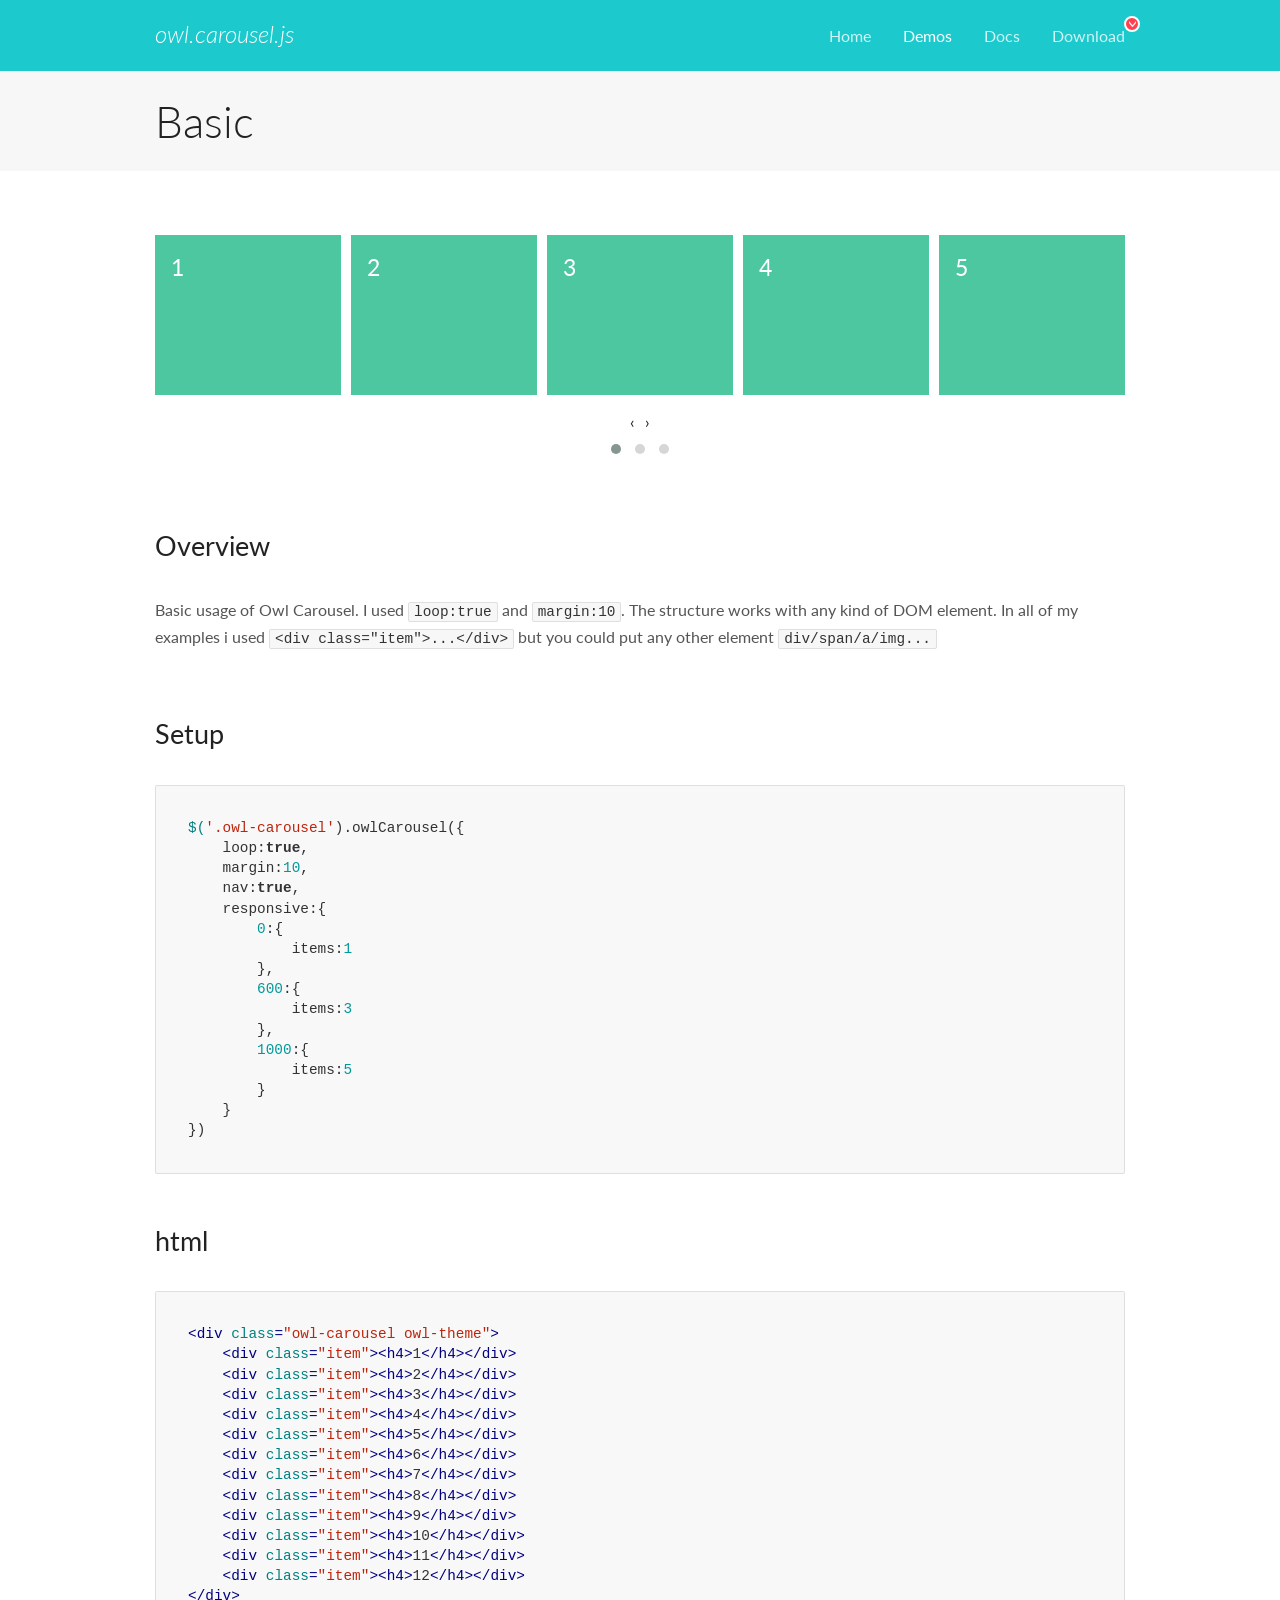
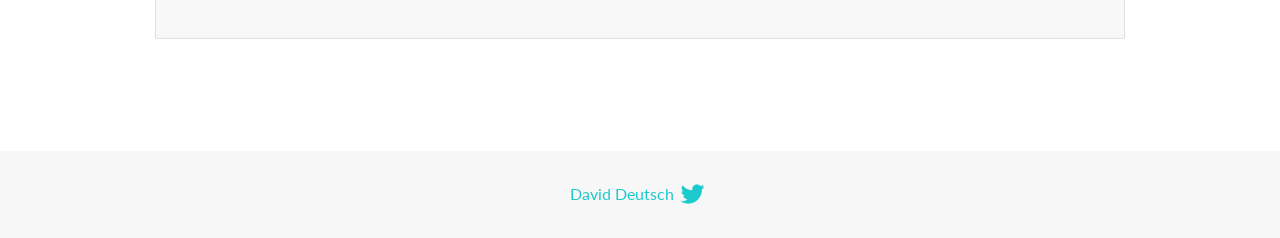
<file: app/inc/assets/libs/OwlCarousel2-2.3.4/docs/demos/basic.html>
<!DOCTYPE html>
<html lang="en">
  <head>

    <!-- head -->
    <meta charset="utf-8">
    <meta name="msapplication-tap-highlight" content="no" />
    <meta name="viewport" content="width=device-width, initial-scale=1.0" />
    <meta name="description" content="Basic usage demo">
    <meta name="author" content="David Deutsch">
    <title>
      Basic Demo | Owl Carousel | 2.3.4
    </title>

    <!-- Stylesheets -->
    <link href='https://fonts.googleapis.com/css?family=Lato:300,400,700,400italic,300italic' rel='stylesheet' type='text/css'>
    <link rel="stylesheet" href="../assets/css/docs.theme.min.css">

    <!-- Owl Stylesheets -->
    <link rel="stylesheet" href="../assets/owlcarousel/assets/owl.carousel.min.css">
    <link rel="stylesheet" href="../assets/owlcarousel/assets/owl.theme.default.min.css">

    <!-- HTML5 shim and Respond.js IE8 support of HTML5 elements and media queries -->

    <!--[if lt IE 9]>
      <script src="https://oss.maxcdn.com/libs/html5shiv/3.7.0/html5shiv.js"></script>
      <script src="https://oss.maxcdn.com/libs/respond.js/1.3.0/respond.min.js"></script>
    <![endif]-->

    <!-- Favicons -->
    <link rel="apple-touch-icon-precomposed" sizes="144x144" href="../assets/ico/apple-touch-icon-144-precomposed.png">
    <link rel="shortcut icon" href="../assets/ico/favicon.png">
    <link rel="shortcut icon" href="favicon.ico">

    <!-- Yeah i know js should not be in header. Its required for demos.-->

    <!-- javascript -->
    <script src="../assets/vendors/jquery.min.js"></script>
    <script src="../assets/owlcarousel/owl.carousel.js"></script>
  </head>
  <body>

    <!-- header -->
    <header class="header">
      <div class="row">
        <div class="large-12 columns">
          <div class="brand left">
            <h3>
              <a href="/OwlCarousel2/">owl.carousel.js</a> 
            </h3>
          </div>
          <a id="toggle-nav" class="right">
            <span></span> <span></span> <span></span> 
          </a> 
          <div class="nav-bar">
            <ul class="clearfix">
              <li> <a href="/OwlCarousel2/index.html">Home</a>  </li>
              <li class="active">
                <a href="/OwlCarousel2/demos/demos.html">Demos</a> 
              </li>
              <li> <a href="/OwlCarousel2/docs/started-welcome.html">Docs</a>  </li>
              <li>
                <a href="https://github.com/OwlCarousel2/OwlCarousel2/archive/2.3.4.zip">Download</a> 
                <span class="download"></span> 
              </li>
            </ul>
          </div>
        </div>
      </div>
    </header>

    <!-- title -->
    <section class="title">
      <div class="row">
        <div class="large-12 columns">
          <h1>Basic</h1>
        </div>
      </div>
    </section>

    <!--  Demos -->
    <section id="demos">
      <div class="row">
        <div class="large-12 columns">
          <div class="owl-carousel owl-theme">
            <div class="item">
              <h4>1</h4>
            </div>
            <div class="item">
              <h4>2</h4>
            </div>
            <div class="item">
              <h4>3</h4>
            </div>
            <div class="item">
              <h4>4</h4>
            </div>
            <div class="item">
              <h4>5</h4>
            </div>
            <div class="item">
              <h4>6</h4>
            </div>
            <div class="item">
              <h4>7</h4>
            </div>
            <div class="item">
              <h4>8</h4>
            </div>
            <div class="item">
              <h4>9</h4>
            </div>
            <div class="item">
              <h4>10</h4>
            </div>
            <div class="item">
              <h4>11</h4>
            </div>
            <div class="item">
              <h4>12</h4>
            </div>
          </div>
          <h3 id="overview">Overview</h3>
          <p>Basic usage of Owl Carousel. I used <code>loop:true</code> and <code>margin:10</code>. The structure works with any kind of DOM element. In all of my examples i used <code>&lt;div class=&quot;item&quot;&gt;...&lt;/div&gt;</code> but you could
            put any other element <code>div/span/a/img...</code></p>
          <h3 id="setup">Setup</h3>
          <pre><code>$(&#39;.owl-carousel&#39;).owlCarousel({
    loop:true,
    margin:10,
    nav:true,
    responsive:{
        0:{
            items:1
        },
        600:{
            items:3
        },
        1000:{
            items:5
        }
    }
})</code></pre>
          <h3 id="html">html</h3>
          <pre><code>&lt;div class=&quot;owl-carousel owl-theme&quot;&gt;
    &lt;div class=&quot;item&quot;&gt;&lt;h4&gt;1&lt;/h4&gt;&lt;/div&gt;
    &lt;div class=&quot;item&quot;&gt;&lt;h4&gt;2&lt;/h4&gt;&lt;/div&gt;
    &lt;div class=&quot;item&quot;&gt;&lt;h4&gt;3&lt;/h4&gt;&lt;/div&gt;
    &lt;div class=&quot;item&quot;&gt;&lt;h4&gt;4&lt;/h4&gt;&lt;/div&gt;
    &lt;div class=&quot;item&quot;&gt;&lt;h4&gt;5&lt;/h4&gt;&lt;/div&gt;
    &lt;div class=&quot;item&quot;&gt;&lt;h4&gt;6&lt;/h4&gt;&lt;/div&gt;
    &lt;div class=&quot;item&quot;&gt;&lt;h4&gt;7&lt;/h4&gt;&lt;/div&gt;
    &lt;div class=&quot;item&quot;&gt;&lt;h4&gt;8&lt;/h4&gt;&lt;/div&gt;
    &lt;div class=&quot;item&quot;&gt;&lt;h4&gt;9&lt;/h4&gt;&lt;/div&gt;
    &lt;div class=&quot;item&quot;&gt;&lt;h4&gt;10&lt;/h4&gt;&lt;/div&gt;
    &lt;div class=&quot;item&quot;&gt;&lt;h4&gt;11&lt;/h4&gt;&lt;/div&gt;
    &lt;div class=&quot;item&quot;&gt;&lt;h4&gt;12&lt;/h4&gt;&lt;/div&gt;
&lt;/div&gt;</code></pre>
          <script>
            $(document).ready(function() {
              var owl = $('.owl-carousel');
              owl.owlCarousel({
                margin: 10,
                nav: true,
                loop: true,
                responsive: {
                  0: {
                    items: 1
                  },
                  600: {
                    items: 3
                  },
                  1000: {
                    items: 5
                  }
                }
              })
            })
          </script>
        </div>
      </div>
    </section>

    <!-- footer -->
    <footer class="footer">
      <div class="row">
        <div class="large-12 columns">
          <h5>
            <a href="/OwlCarousel2/docs/support-contact.html">David Deutsch</a> 
            <a id="custom-tweet-button" href="https://twitter.com/share?url=https://github.com/OwlCarousel2/OwlCarousel2&text=Owl Carousel - This is so awesome! " target="_blank"></a> 
          </h5>
        </div>
      </div>
    </footer>

    <!-- vendors -->
    <script src="../assets/vendors/highlight.js"></script>
    <script src="../assets/js/app.js"></script>
  </body>
</html>
</file>
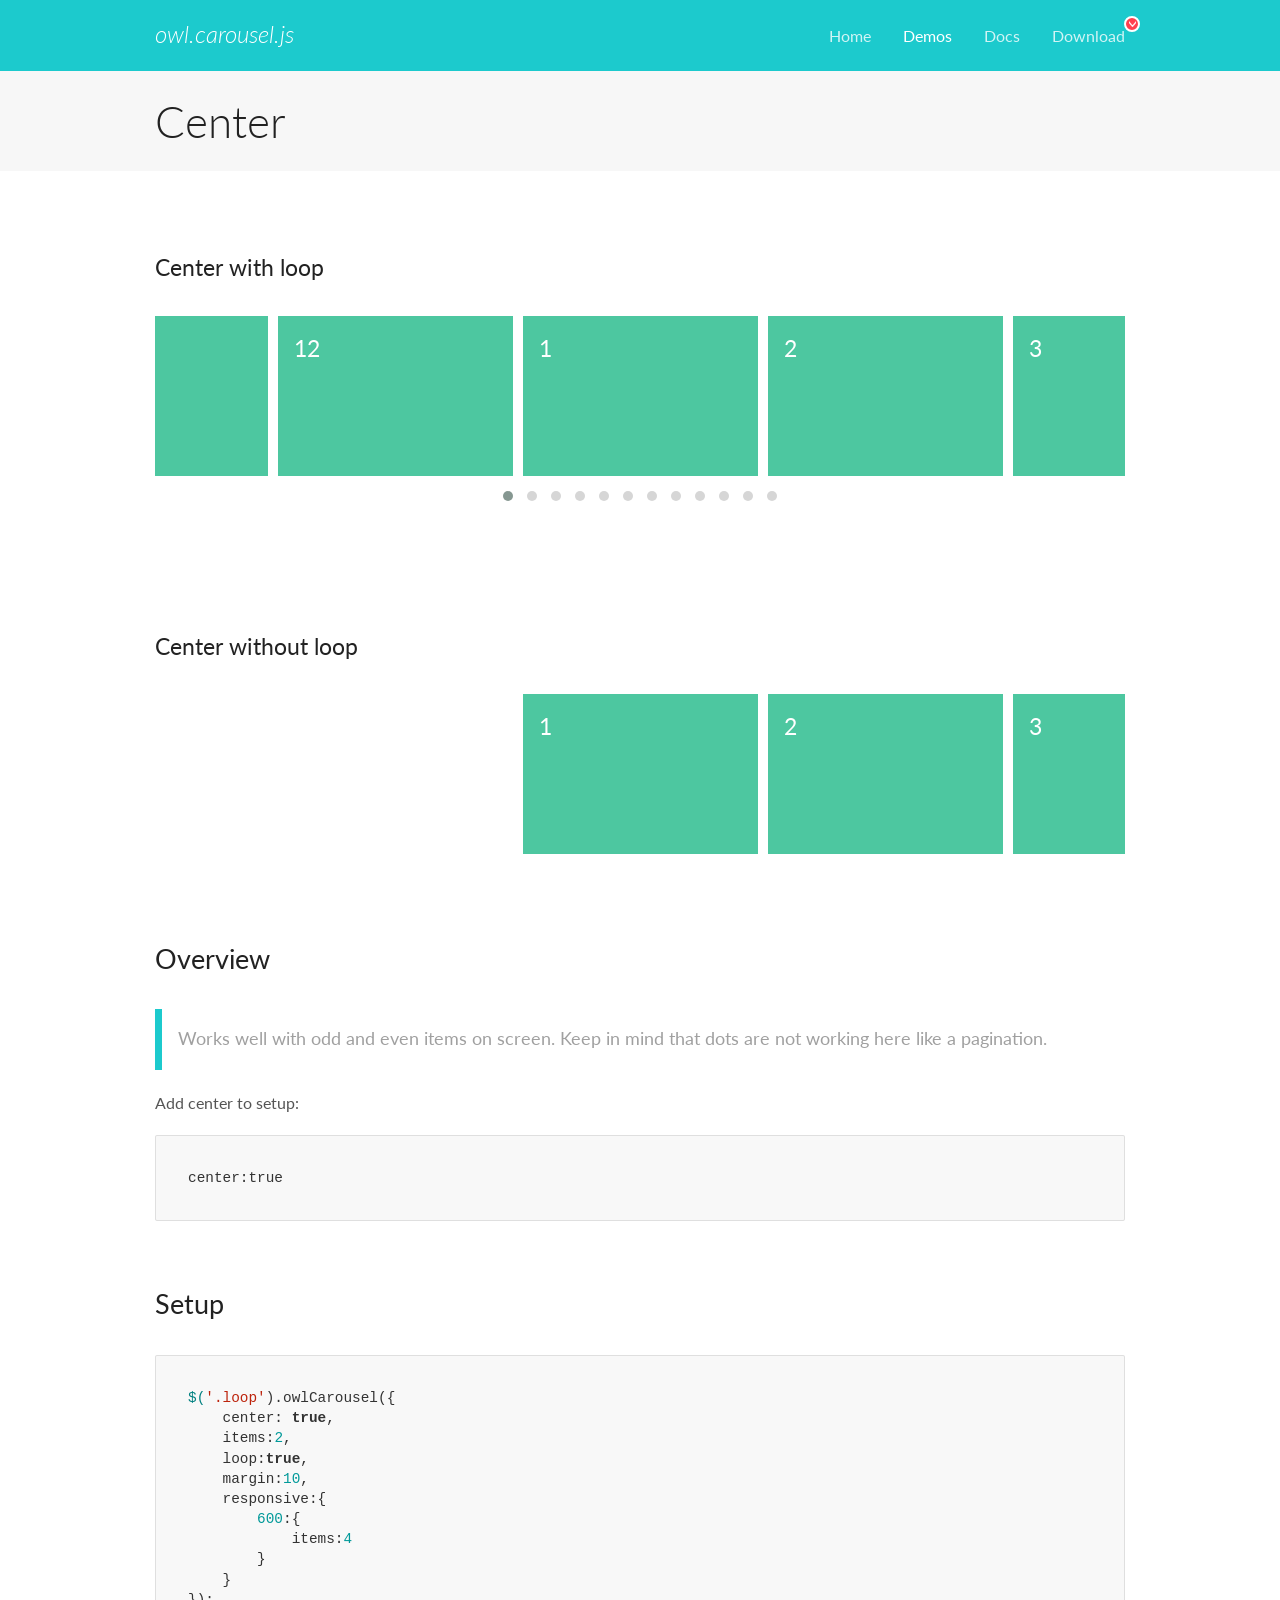
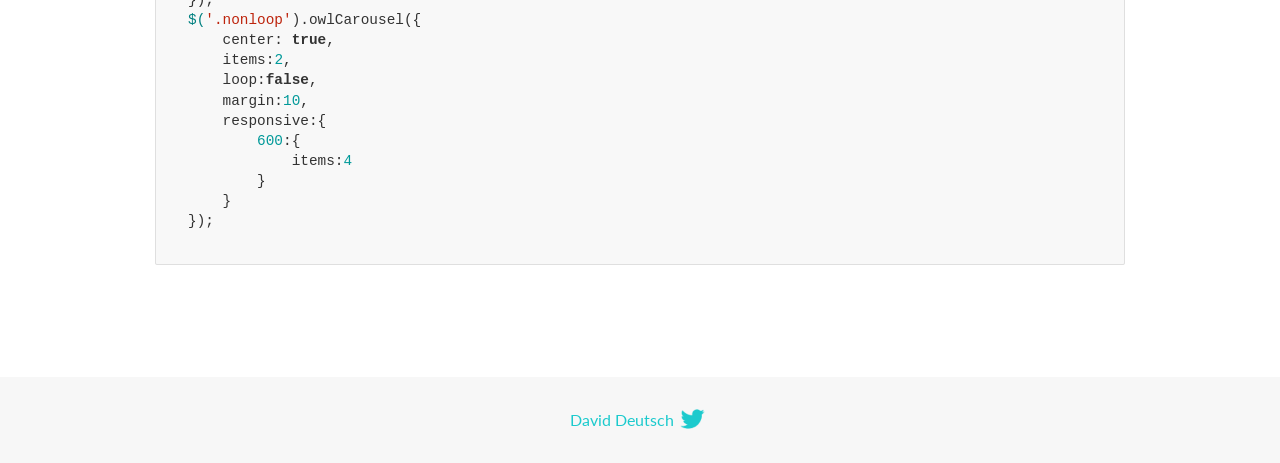
<file: app/inc/assets/libs/OwlCarousel2-2.3.4/docs/demos/center.html>
<!DOCTYPE html>
<html lang="en">
  <head>

    <!-- head -->
    <meta charset="utf-8">
    <meta name="msapplication-tap-highlight" content="no" />
    <meta name="viewport" content="width=device-width, initial-scale=1.0" />
    <meta name="description" content="Center carousel">
    <meta name="author" content="David Deutsch">
    <title>
      Center Demo | Owl Carousel | 2.3.4
    </title>

    <!-- Stylesheets -->
    <link href='https://fonts.googleapis.com/css?family=Lato:300,400,700,400italic,300italic' rel='stylesheet' type='text/css'>
    <link rel="stylesheet" href="../assets/css/docs.theme.min.css">

    <!-- Owl Stylesheets -->
    <link rel="stylesheet" href="../assets/owlcarousel/assets/owl.carousel.min.css">
    <link rel="stylesheet" href="../assets/owlcarousel/assets/owl.theme.default.min.css">

    <!-- HTML5 shim and Respond.js IE8 support of HTML5 elements and media queries -->

    <!--[if lt IE 9]>
      <script src="https://oss.maxcdn.com/libs/html5shiv/3.7.0/html5shiv.js"></script>
      <script src="https://oss.maxcdn.com/libs/respond.js/1.3.0/respond.min.js"></script>
    <![endif]-->

    <!-- Favicons -->
    <link rel="apple-touch-icon-precomposed" sizes="144x144" href="../assets/ico/apple-touch-icon-144-precomposed.png">
    <link rel="shortcut icon" href="../assets/ico/favicon.png">
    <link rel="shortcut icon" href="favicon.ico">

    <!-- Yeah i know js should not be in header. Its required for demos.-->

    <!-- javascript -->
    <script src="../assets/vendors/jquery.min.js"></script>
    <script src="../assets/owlcarousel/owl.carousel.js"></script>
  </head>
  <body>

    <!-- header -->
    <header class="header">
      <div class="row">
        <div class="large-12 columns">
          <div class="brand left">
            <h3>
              <a href="/OwlCarousel2/">owl.carousel.js</a> 
            </h3>
          </div>
          <a id="toggle-nav" class="right">
            <span></span> <span></span> <span></span> 
          </a> 
          <div class="nav-bar">
            <ul class="clearfix">
              <li> <a href="/OwlCarousel2/index.html">Home</a>  </li>
              <li class="active">
                <a href="/OwlCarousel2/demos/demos.html">Demos</a> 
              </li>
              <li> <a href="/OwlCarousel2/docs/started-welcome.html">Docs</a>  </li>
              <li>
                <a href="https://github.com/OwlCarousel2/OwlCarousel2/archive/2.3.4.zip">Download</a> 
                <span class="download"></span> 
              </li>
            </ul>
          </div>
        </div>
      </div>
    </header>

    <!-- title -->
    <section class="title">
      <div class="row">
        <div class="large-12 columns">
          <h1>Center</h1>
        </div>
      </div>
    </section>

    <!--  Demos -->
    <section id="demos">
      <div class="row">
        <div class="large-12 columns">
          <h4 id="center-with-loop">Center with loop</h4>
          <div class="loop owl-carousel owl-theme">
            <div class="item">
              <h4>1</h4>
            </div>
            <div class="item">
              <h4>2</h4>
            </div>
            <div class="item">
              <h4>3</h4>
            </div>
            <div class="item">
              <h4>4</h4>
            </div>
            <div class="item">
              <h4>5</h4>
            </div>
            <div class="item">
              <h4>6</h4>
            </div>
            <div class="item">
              <h4>7</h4>
            </div>
            <div class="item">
              <h4>8</h4>
            </div>
            <div class="item">
              <h4>9</h4>
            </div>
            <div class="item">
              <h4>10</h4>
            </div>
            <div class="item">
              <h4>11</h4>
            </div>
            <div class="item">
              <h4>12</h4>
            </div>
          </div>
          <br>
          <h4 id="center-without-loop">Center without loop</h4>
          <div class="nonloop owl-carousel">
            <div class="item">
              <h4>1</h4>
            </div>
            <div class="item">
              <h4>2</h4>
            </div>
            <div class="item">
              <h4>3</h4>
            </div>
            <div class="item">
              <h4>4</h4>
            </div>
            <div class="item">
              <h4>5</h4>
            </div>
            <div class="item">
              <h4>6</h4>
            </div>
            <div class="item">
              <h4>7</h4>
            </div>
            <div class="item">
              <h4>8</h4>
            </div>
            <div class="item">
              <h4>9</h4>
            </div>
            <div class="item">
              <h4>10</h4>
            </div>
            <div class="item">
              <h4>11</h4>
            </div>
            <div class="item">
              <h4>12</h4>
            </div>
          </div>
          <h3 id="overview">Overview</h3>
          <blockquote>
            <p>Works well with odd and even items on screen. Keep in mind that dots are not working here like a pagination.</p>
          </blockquote>
          <p>Add center to setup:</p>
          <pre><code>center:true</code></pre>
          <h3 id="setup">Setup</h3>
          <pre><code>$(&#39;.loop&#39;).owlCarousel({
    center: true,
    items:2,
    loop:true,
    margin:10,
    responsive:{
        600:{
            items:4
        }
    }
});
$(&#39;.nonloop&#39;).owlCarousel({
    center: true,
    items:2,
    loop:false,
    margin:10,
    responsive:{
        600:{
            items:4
        }
    }
});</code></pre>
          <script>
            jQuery(document).ready(function($) {
              $('.loop').owlCarousel({
                center: true,
                items: 2,
                loop: true,
                margin: 10,
                responsive: {
                  600: {
                    items: 4
                  }
                }
              });
              $('.nonloop').owlCarousel({
                center: true,
                items: 2,
                loop: false,
                margin: 10,
                responsive: {
                  600: {
                    items: 4
                  }
                }
              });
            });
          </script>
        </div>
      </div>
    </section>

    <!-- footer -->
    <footer class="footer">
      <div class="row">
        <div class="large-12 columns">
          <h5>
            <a href="/OwlCarousel2/docs/support-contact.html">David Deutsch</a> 
            <a id="custom-tweet-button" href="https://twitter.com/share?url=https://github.com/OwlCarousel2/OwlCarousel2&text=Owl Carousel - This is so awesome! " target="_blank"></a> 
          </h5>
        </div>
      </div>
    </footer>

    <!-- vendors -->
    <script src="../assets/vendors/highlight.js"></script>
    <script src="../assets/js/app.js"></script>
  </body>
</html>
</file>
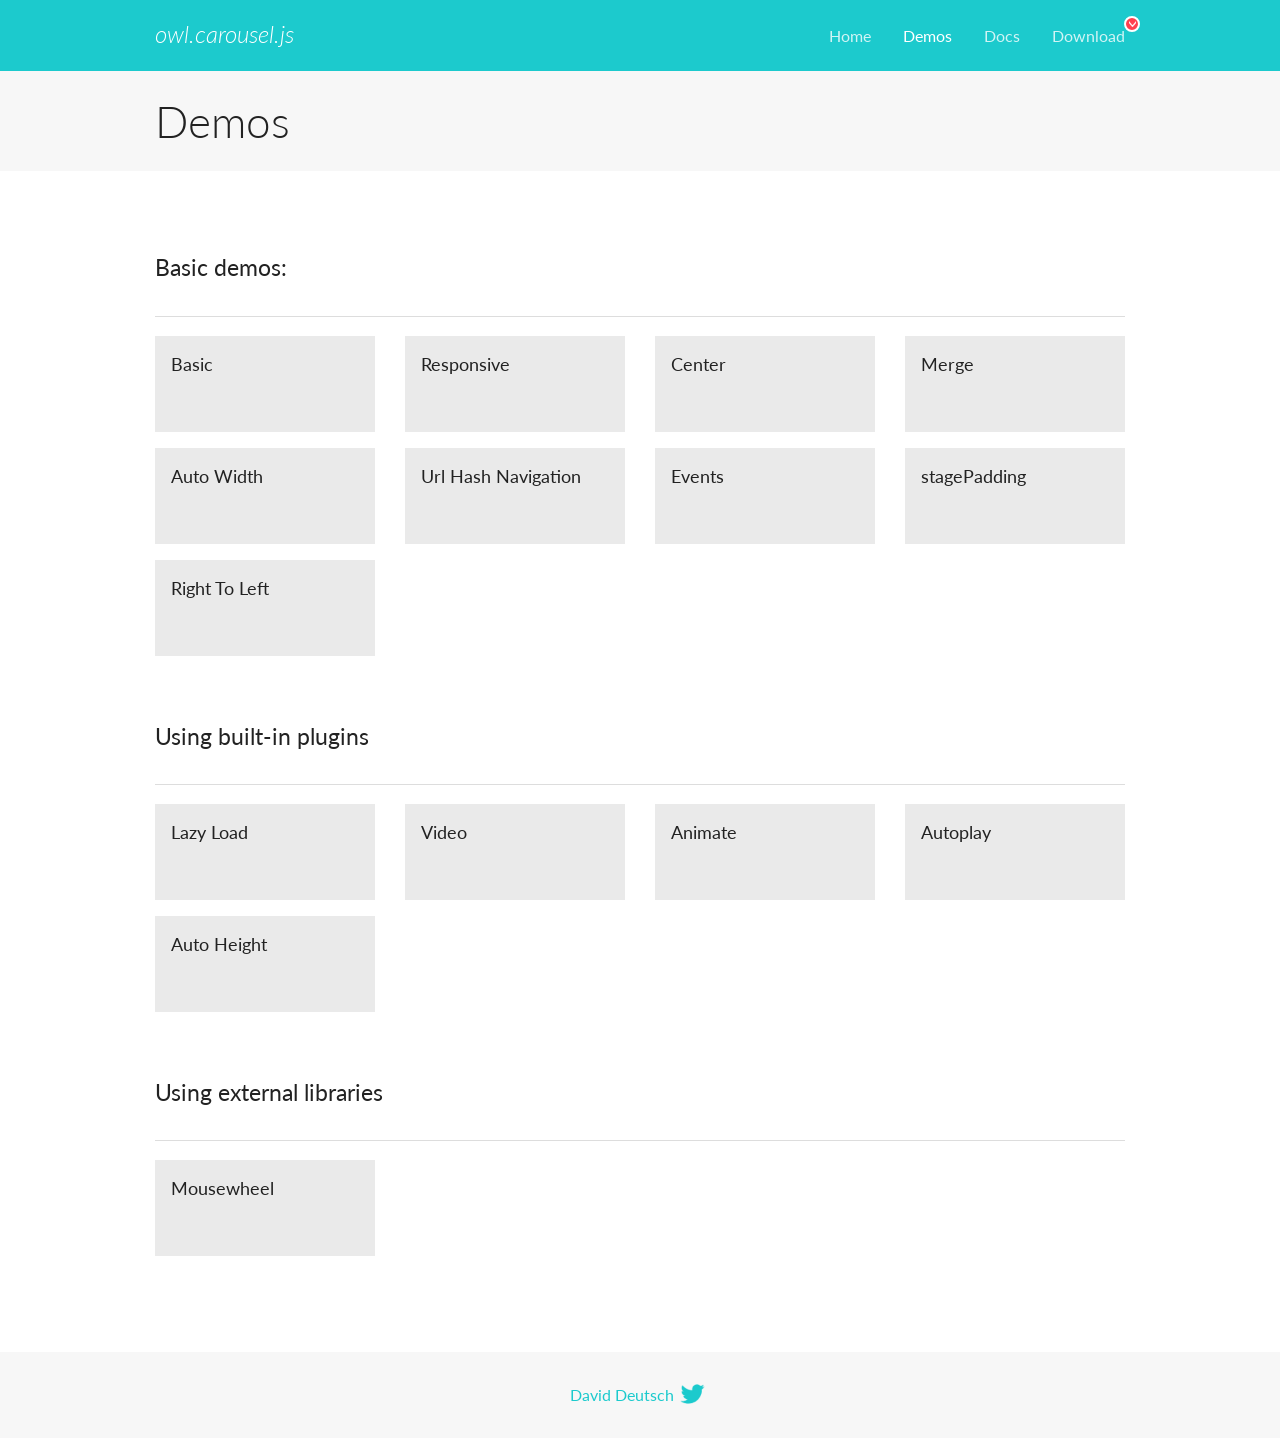
<file: app/inc/assets/libs/OwlCarousel2-2.3.4/docs/demos/demos.html>
<!DOCTYPE html>
<html lang="en">
  <head>

    <!-- head -->
    <meta charset="utf-8">
    <meta name="msapplication-tap-highlight" content="no" />
    <meta name="viewport" content="width=device-width, initial-scale=1.0" />
    <meta name="description" content="A list of Owl Carousel examples.">
    <meta name="author" content="David Deutsch">
    <title>
      Demos | Owl Carousel | 2.3.4
    </title>

    <!-- Stylesheets -->
    <link href='https://fonts.googleapis.com/css?family=Lato:300,400,700,400italic,300italic' rel='stylesheet' type='text/css'>
    <link rel="stylesheet" href="../assets/css/docs.theme.min.css">

    <!-- Owl Stylesheets -->
    <link rel="stylesheet" href="../assets/owlcarousel/assets/owl.carousel.min.css">
    <link rel="stylesheet" href="../assets/owlcarousel/assets/owl.theme.default.min.css">

    <!-- HTML5 shim and Respond.js IE8 support of HTML5 elements and media queries -->

    <!--[if lt IE 9]>
      <script src="https://oss.maxcdn.com/libs/html5shiv/3.7.0/html5shiv.js"></script>
      <script src="https://oss.maxcdn.com/libs/respond.js/1.3.0/respond.min.js"></script>
    <![endif]-->

    <!-- Favicons -->
    <link rel="apple-touch-icon-precomposed" sizes="144x144" href="../assets/ico/apple-touch-icon-144-precomposed.png">
    <link rel="shortcut icon" href="../assets/ico/favicon.png">
    <link rel="shortcut icon" href="favicon.ico">

    <!-- Yeah i know js should not be in header. Its required for demos.-->

    <!-- javascript -->
    <script src="../assets/vendors/jquery.min.js"></script>
    <script src="../assets/owlcarousel/owl.carousel.js"></script>
  </head>
  <body>

    <!-- header -->
    <header class="header">
      <div class="row">
        <div class="large-12 columns">
          <div class="brand left">
            <h3>
              <a href="/OwlCarousel2/">owl.carousel.js</a> 
            </h3>
          </div>
          <a id="toggle-nav" class="right">
            <span></span> <span></span> <span></span> 
          </a> 
          <div class="nav-bar">
            <ul class="clearfix">
              <li> <a href="/OwlCarousel2/index.html">Home</a>  </li>
              <li class="active">
                <a href="/OwlCarousel2/demos/demos.html">Demos</a> 
              </li>
              <li> <a href="/OwlCarousel2/docs/started-welcome.html">Docs</a>  </li>
              <li>
                <a href="https://github.com/OwlCarousel2/OwlCarousel2/archive/2.3.4.zip">Download</a> 
                <span class="download"></span> 
              </li>
            </ul>
          </div>
        </div>
      </div>
    </header>

    <!-- title -->
    <section class="title">
      <div class="row">
        <div class="large-12 columns">
          <h1>Demos</h1>
        </div>
      </div>
    </section>

    <!--  Demos -->
    <section id="demos">
      <div class="row">
        <div class="large-12 columns">
          <h4 id="basic-demos-">Basic demos:</h4>
          <hr>
          <div class="demo-list">
            <div class="row">
              <div class="small-6 medium-4 large-3 columns">
                <a href="basic.html" class="demo-block">
                  <h5>Basic </h5>
                </a> 
              </div>
              <div class="small-6 medium-4 large-3 columns">
                <a href="responsive.html" class="demo-block">
                  <h5>Responsive </h5>
                </a> 
              </div>
              <div class="small-6 medium-4 large-3 columns">
                <a href="center.html" class="demo-block">
                  <h5>Center </h5>
                </a> 
              </div>
              <div class="small-6 medium-4 large-3 columns">
                <a href="merge.html" class="demo-block">
                  <h5>Merge </h5>
                </a> 
              </div>
              <div class="small-6 medium-4 large-3 columns">
                <a href="autowidth.html" class="demo-block">
                  <h5>Auto Width </h5>
                </a> 
              </div>
              <div class="small-6 medium-4 large-3 columns">
                <a href="urlhashnav.html" class="demo-block">
                  <h5>Url Hash Navigation </h5>
                </a> 
              </div>
              <div class="small-6 medium-4 large-3 columns">
                <a href="events.html" class="demo-block">
                  <h5>Events </h5>
                </a> 
              </div>
              <div class="small-6 medium-4 large-3 columns">
                <a href="stagepadding.html" class="demo-block">
                  <h5>stagePadding </h5>
                </a> 
              </div>
              <div class="small-6 medium-4 large-3 columns">
                <a href="rtl.html" class="demo-block">
                  <h5>Right To Left </h5>
                </a> 
              </div>
            </div>
          </div>
          <h4 id="using-built-in-plugins">Using built-in plugins</h4>
          <hr>
          <div class="demo-list">
            <div class="row">
              <div class="small-6 medium-4 large-3 columns">
                <a href="lazyLoad.html" class="demo-block">
                  <h5>Lazy Load </h5>
                </a> 
              </div>
              <div class="small-6 medium-4 large-3 columns">
                <a href="video.html" class="demo-block">
                  <h5>Video </h5>
                </a> 
              </div>
              <div class="small-6 medium-4 large-3 columns">
                <a href="animate.html" class="demo-block">
                  <h5>Animate </h5>
                </a> 
              </div>
              <div class="small-6 medium-4 large-3 columns">
                <a href="autoplay.html" class="demo-block">
                  <h5>Autoplay </h5>
                </a> 
              </div>
              <div class="small-6 medium-4 large-3 columns">
                <a href="autoheight.html" class="demo-block">
                  <h5>Auto Height </h5>
                </a> 
              </div>
            </div>
          </div>
          <h4 id="using-external-libraries">Using external libraries</h4>
          <hr>
          <div class="demo-list">
            <div class="row">
              <div class="small-6 medium-4 large-3 columns">
                <a href="mousewheel.html" class="demo-block">
                  <h5>Mousewheel </h5>
                </a> 
              </div>
            </div>
          </div>
        </div>
      </div>
    </section>

    <!-- footer -->
    <footer class="footer">
      <div class="row">
        <div class="large-12 columns">
          <h5>
            <a href="/OwlCarousel2/docs/support-contact.html">David Deutsch</a> 
            <a id="custom-tweet-button" href="https://twitter.com/share?url=https://github.com/OwlCarousel2/OwlCarousel2&text=Owl Carousel - This is so awesome! " target="_blank"></a> 
          </h5>
        </div>
      </div>
    </footer>

    <!-- vendors -->
    <script src="../assets/vendors/highlight.js"></script>
    <script src="../assets/js/app.js"></script>
  </body>
</html>
</file>
